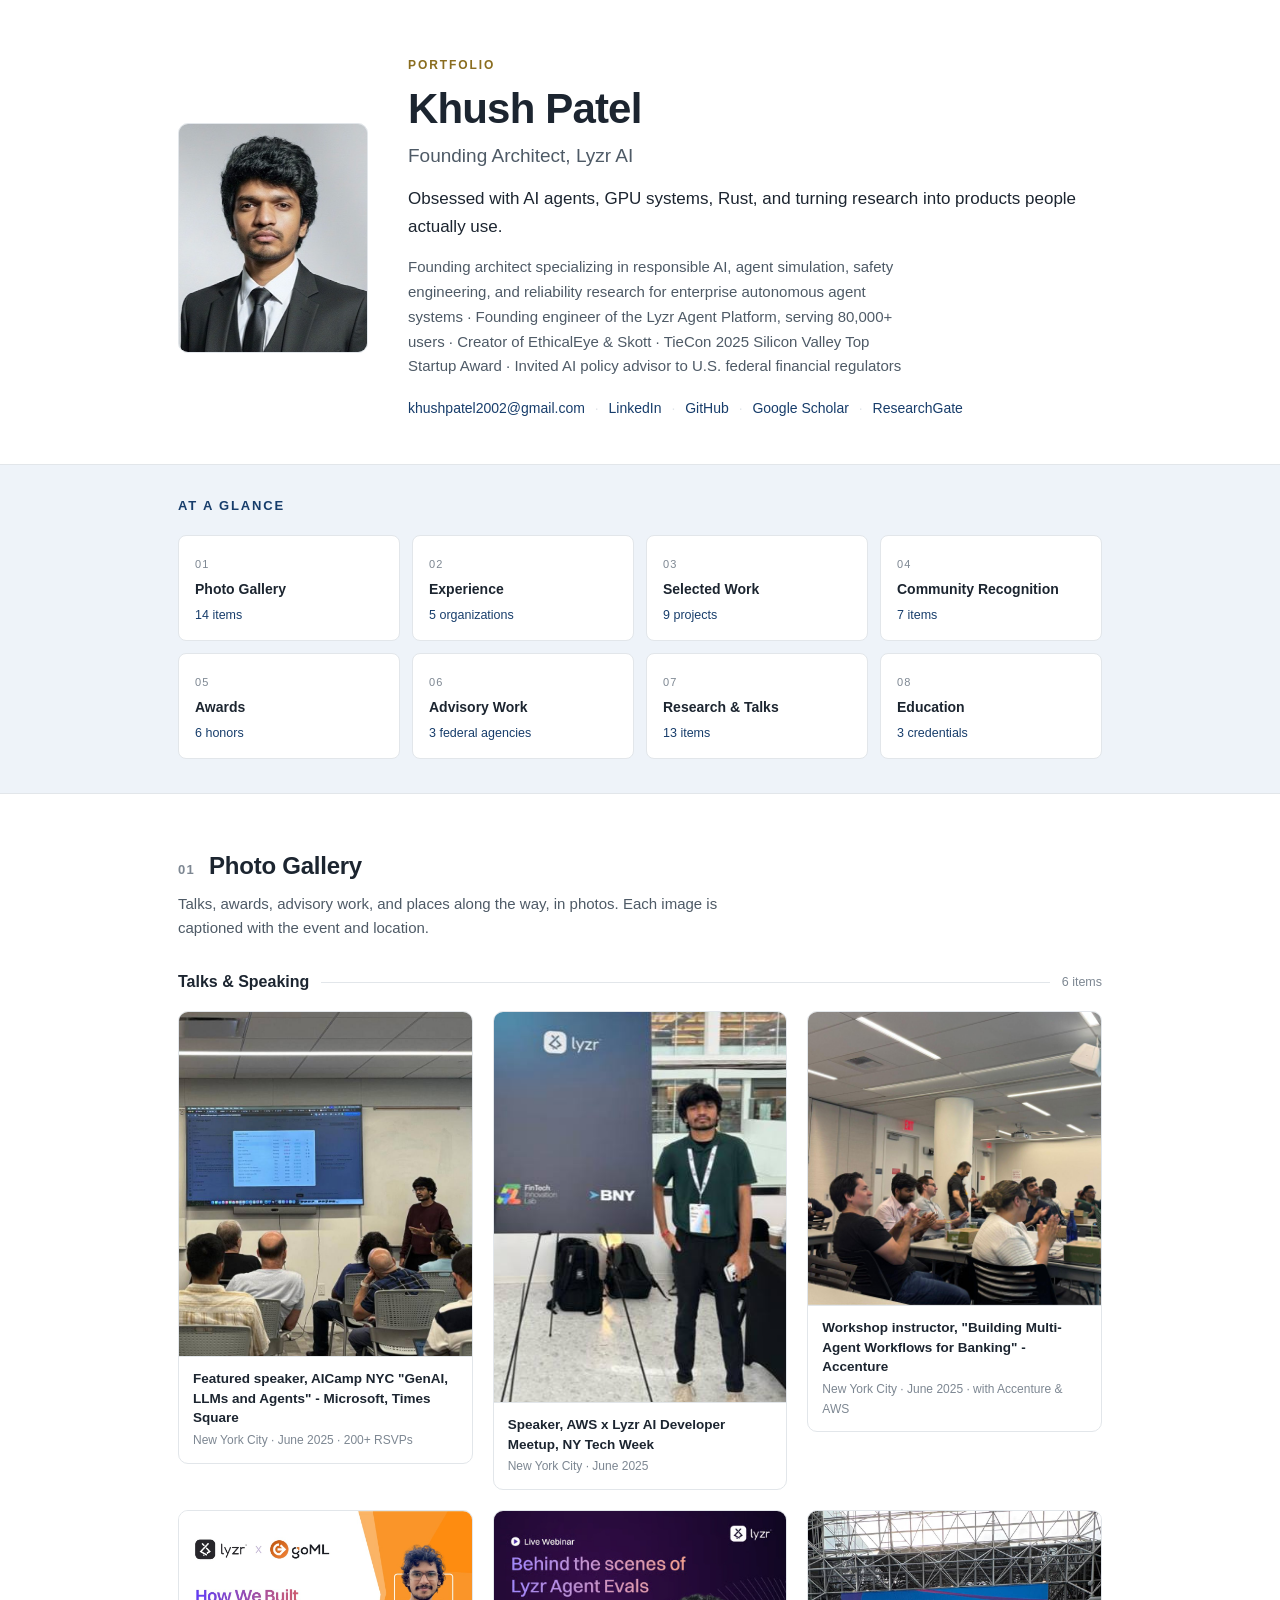
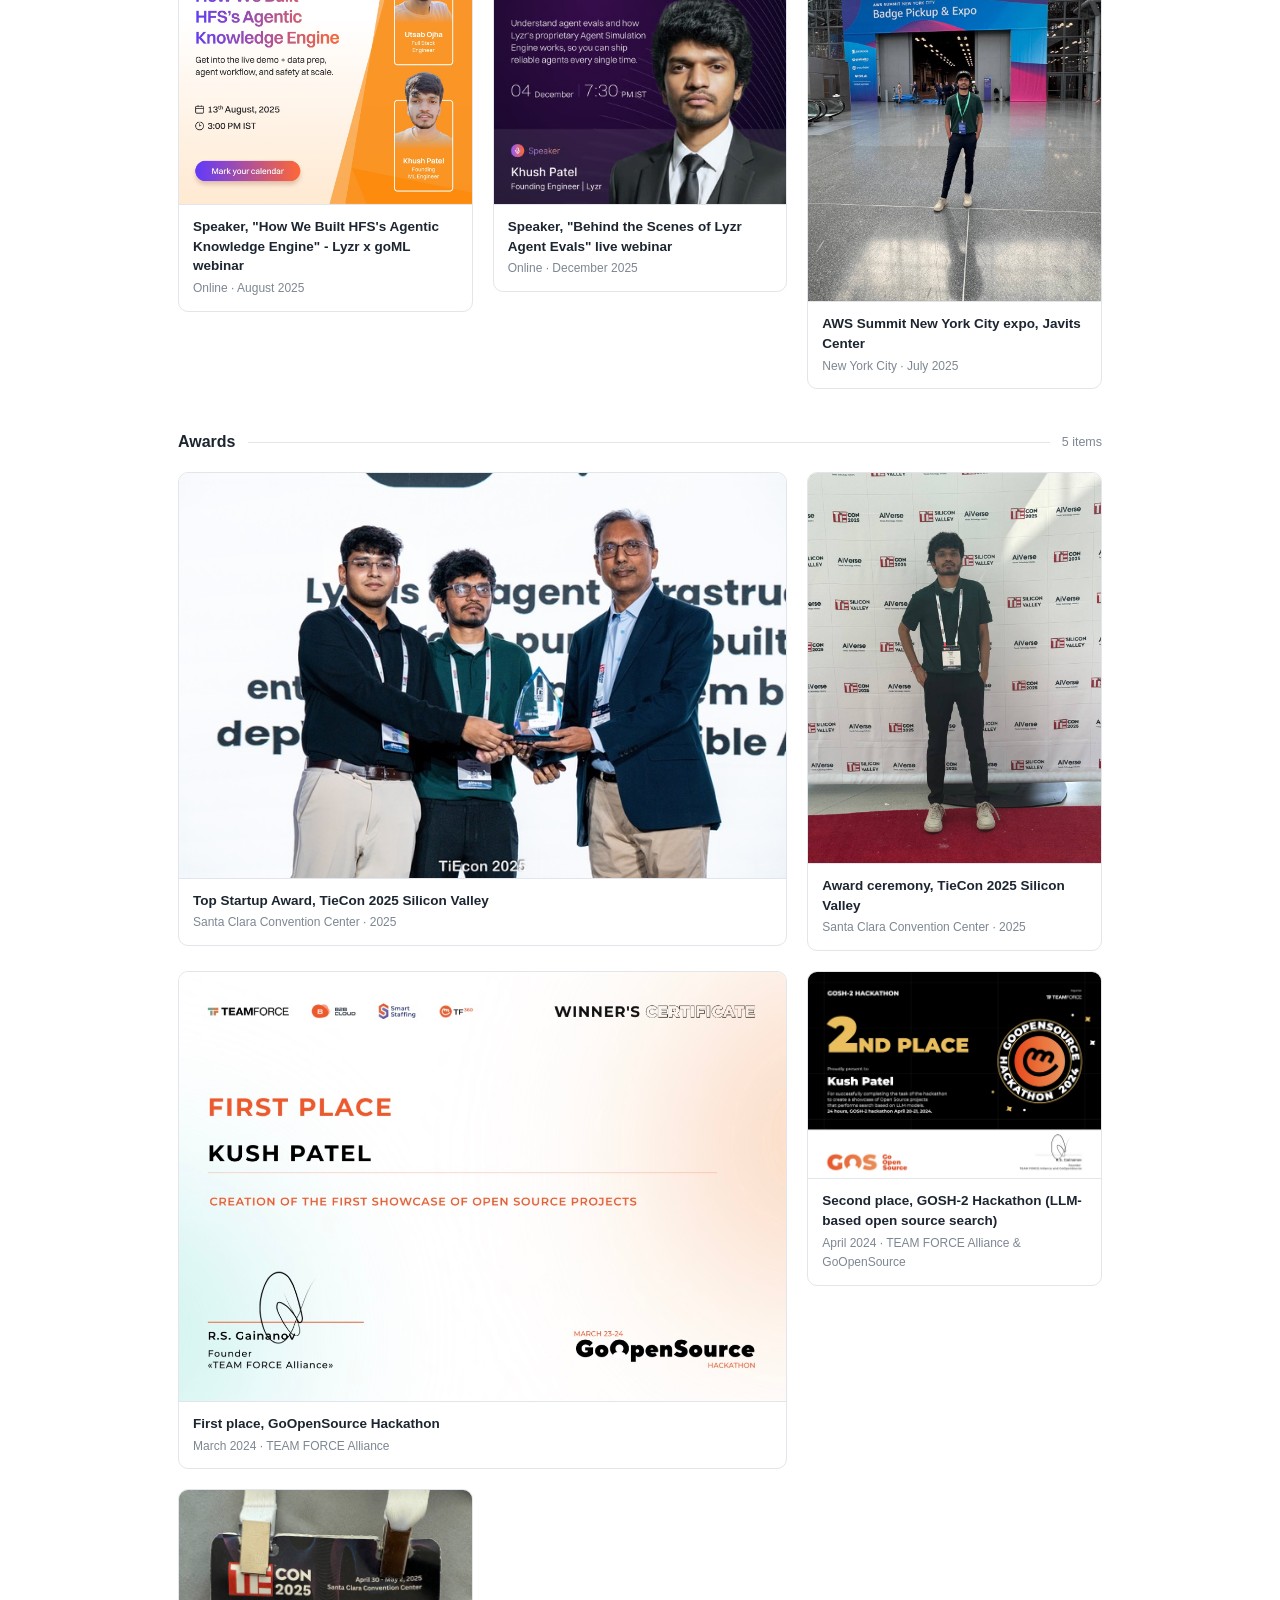
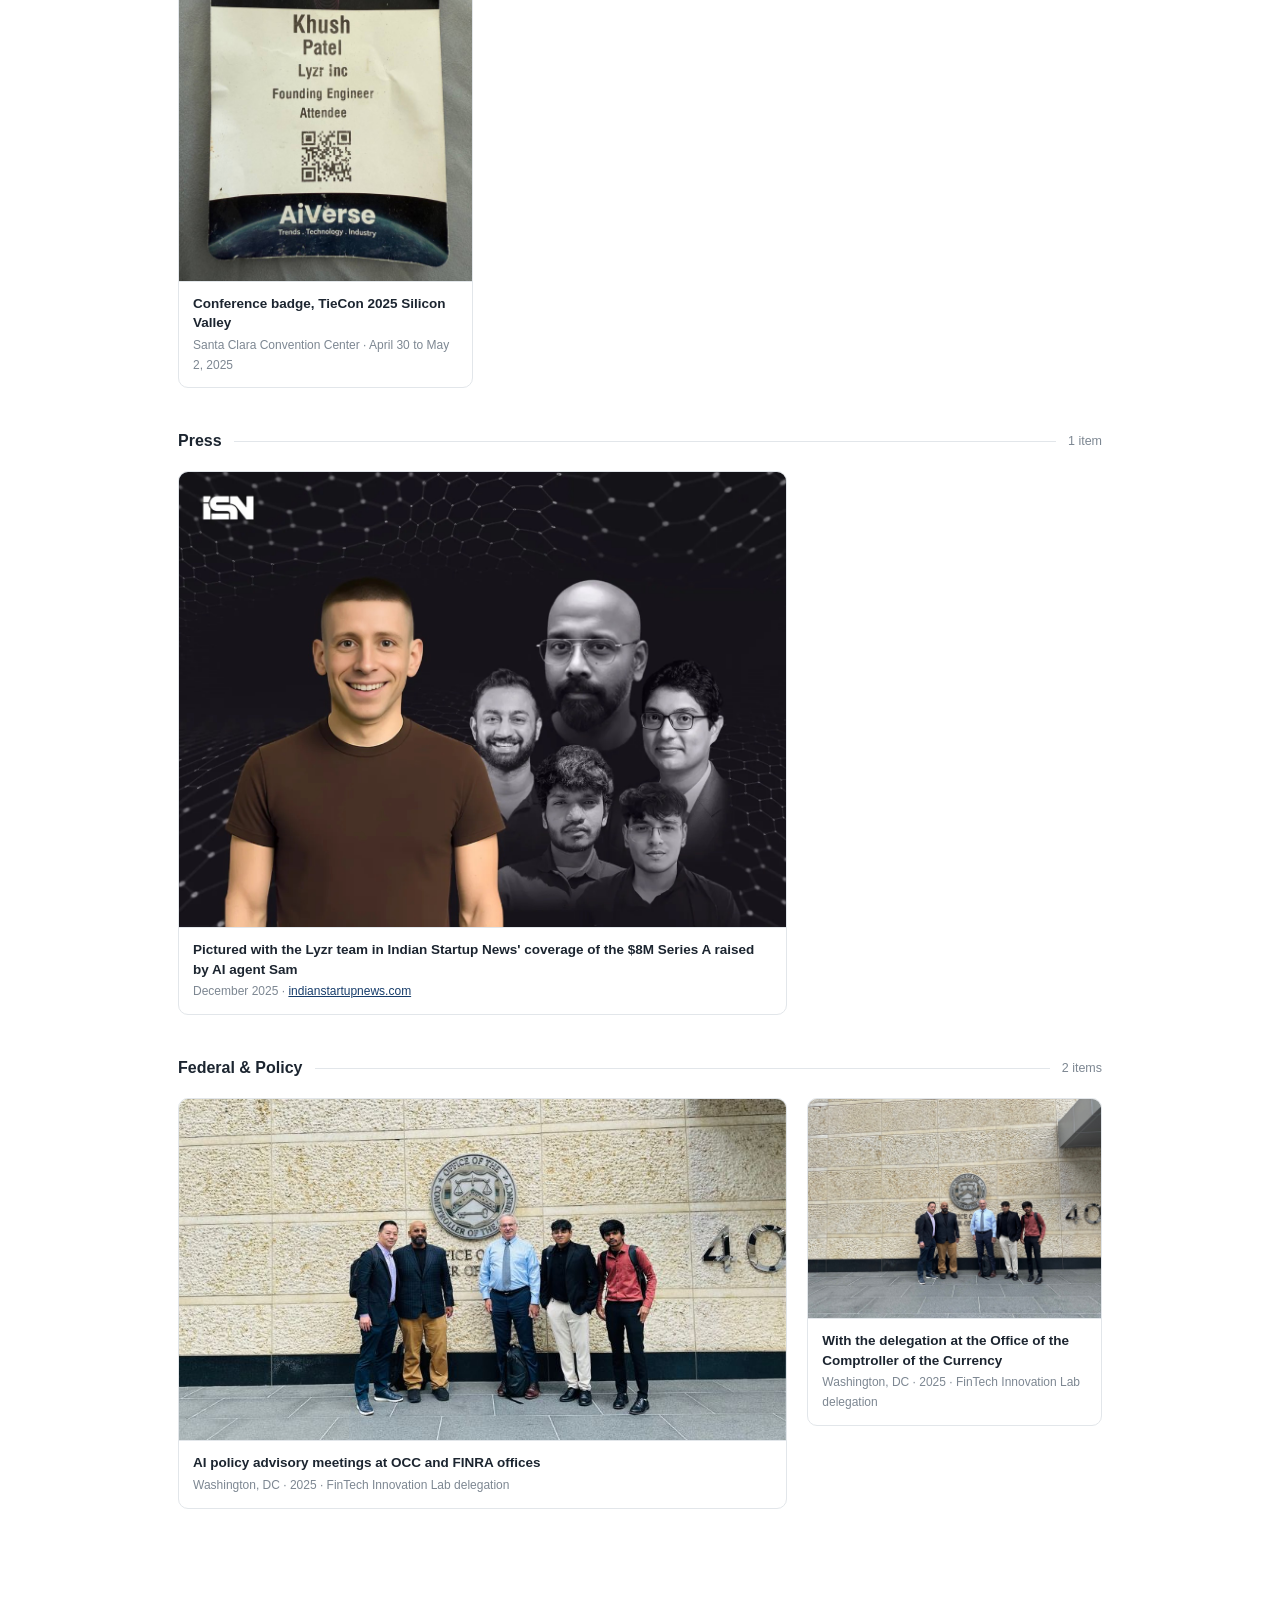
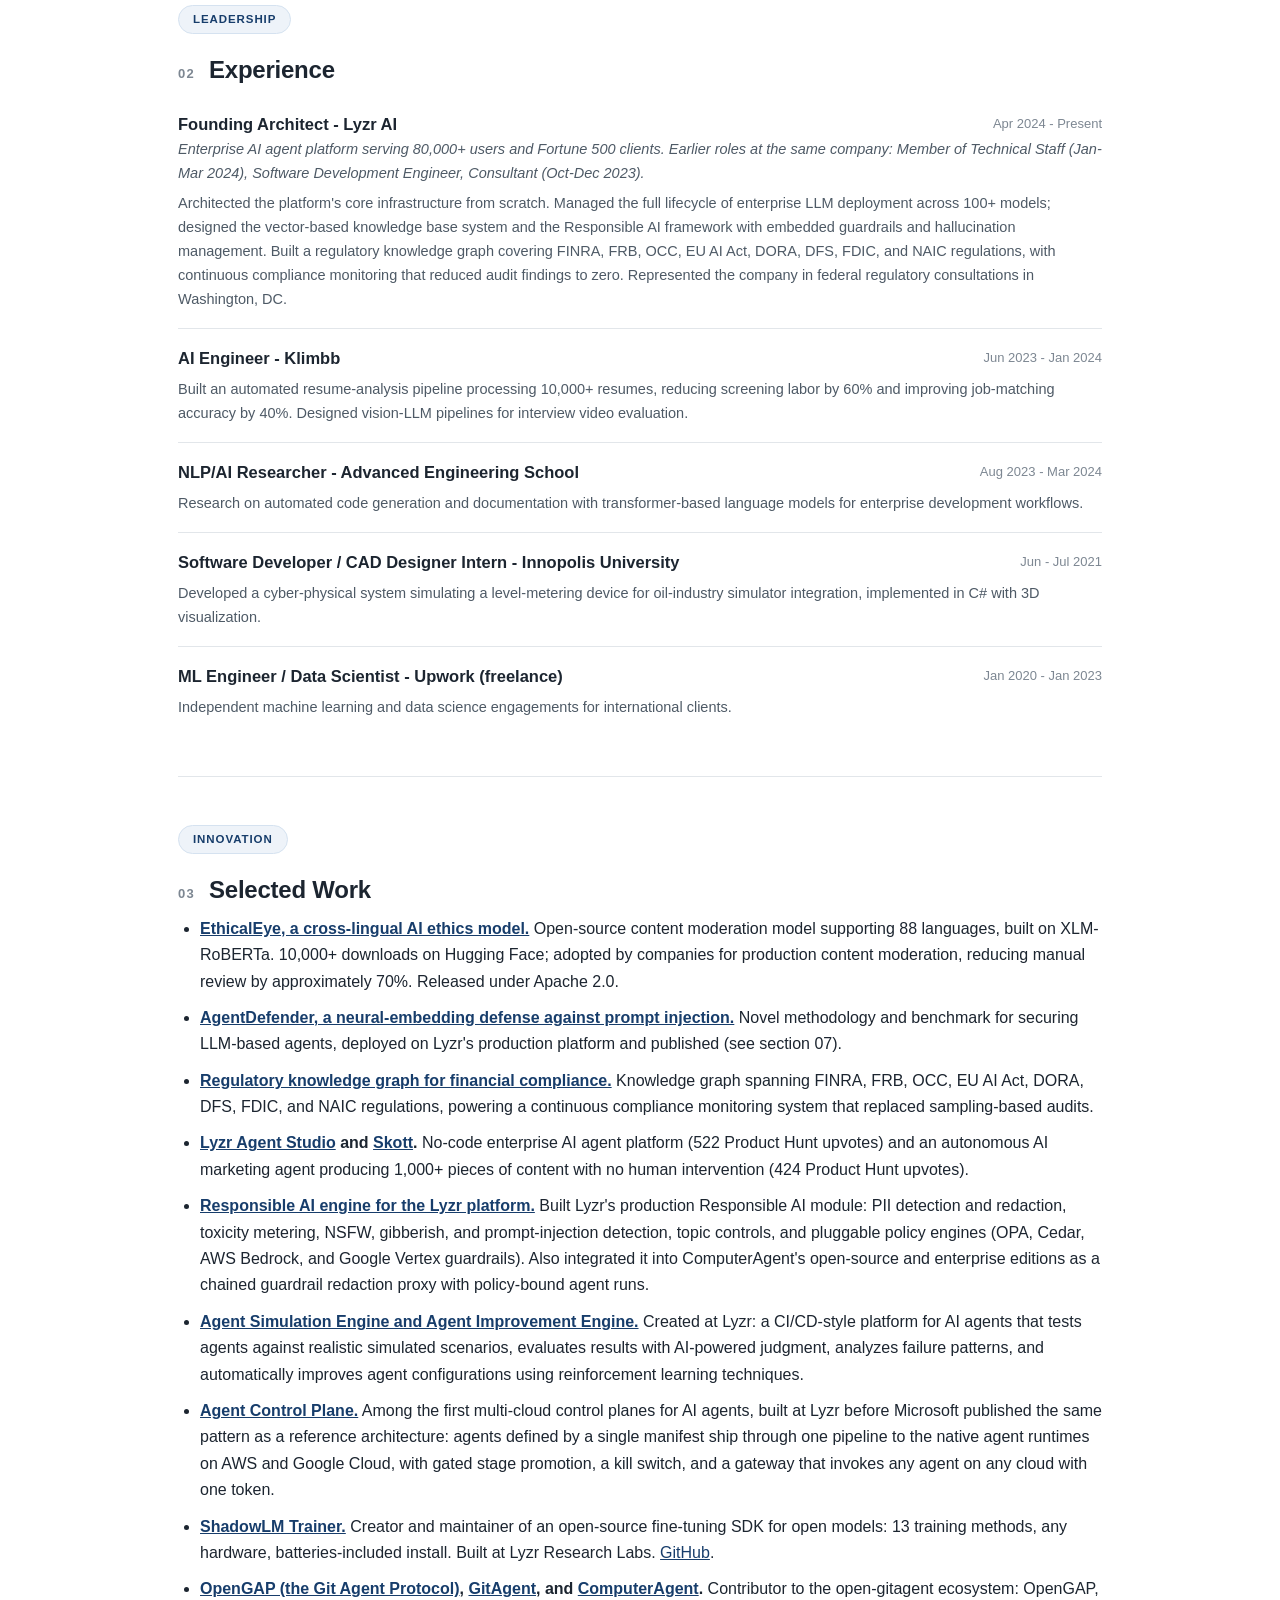
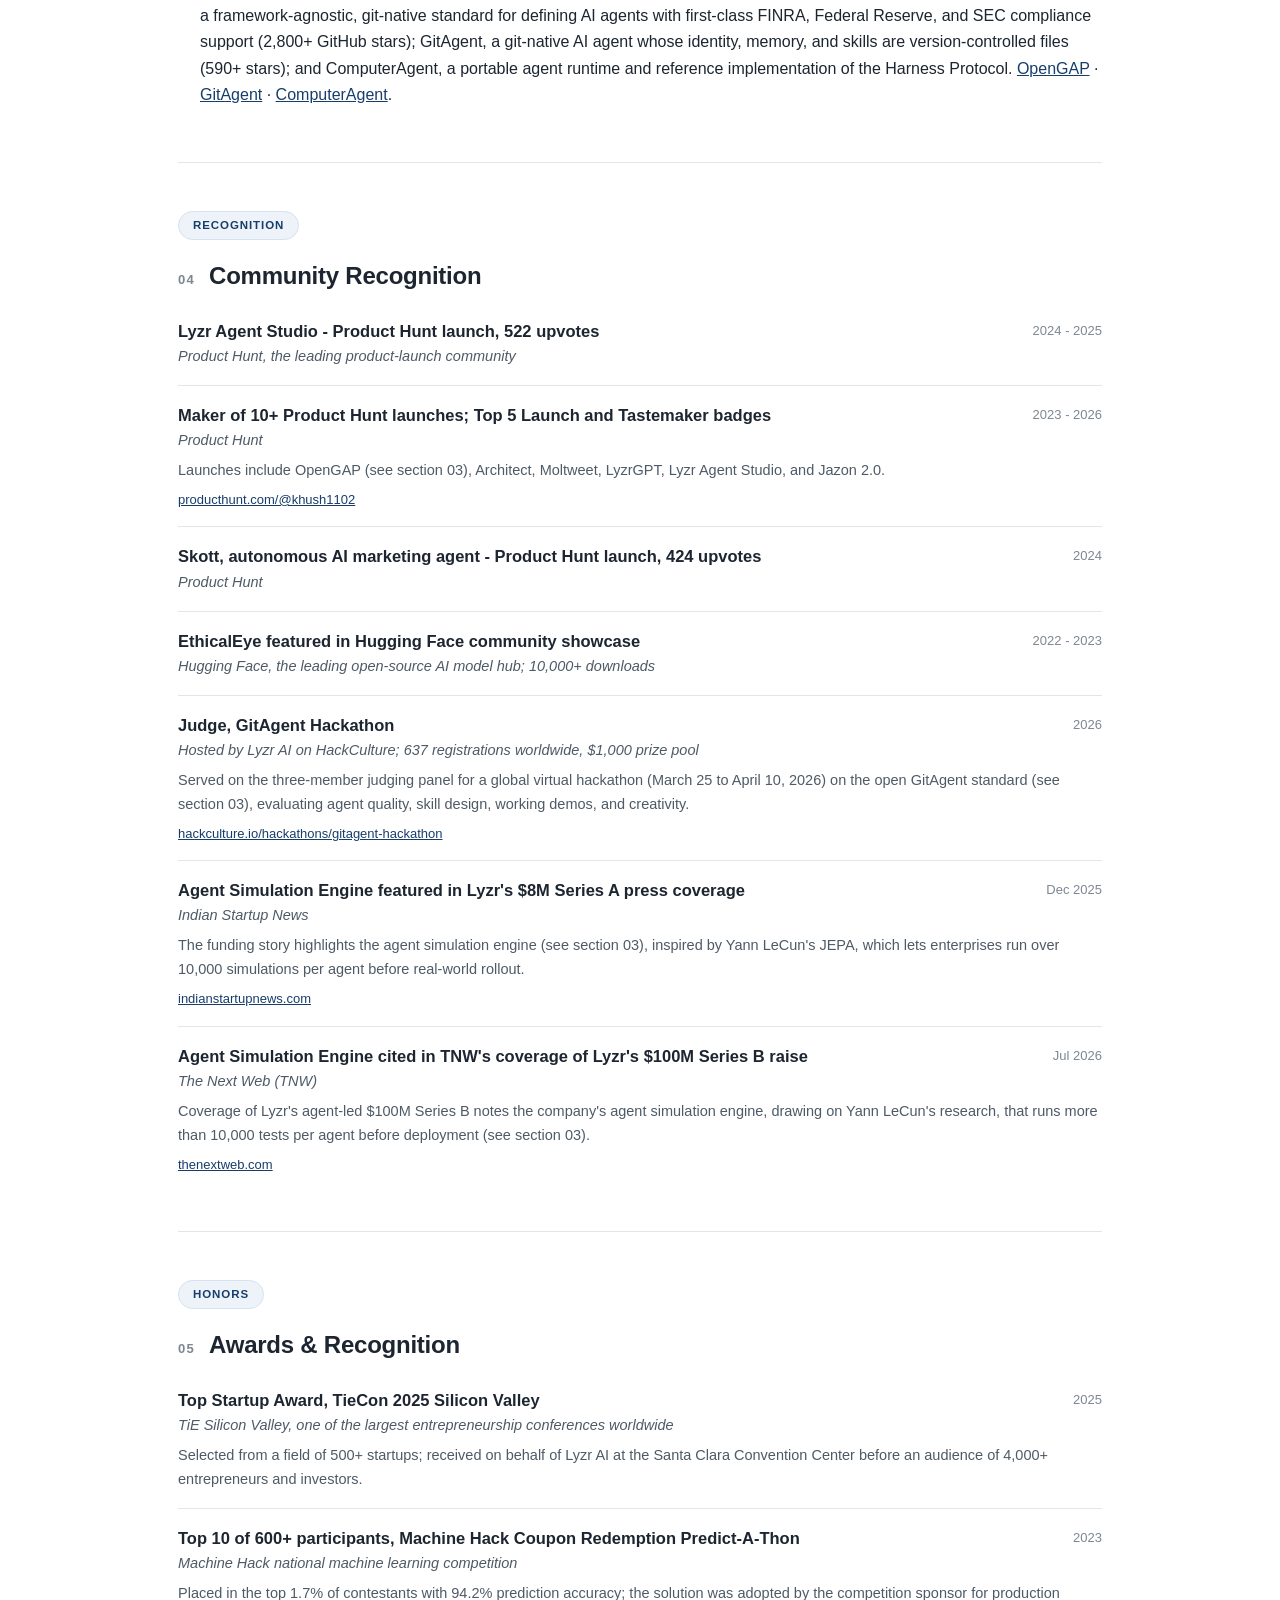
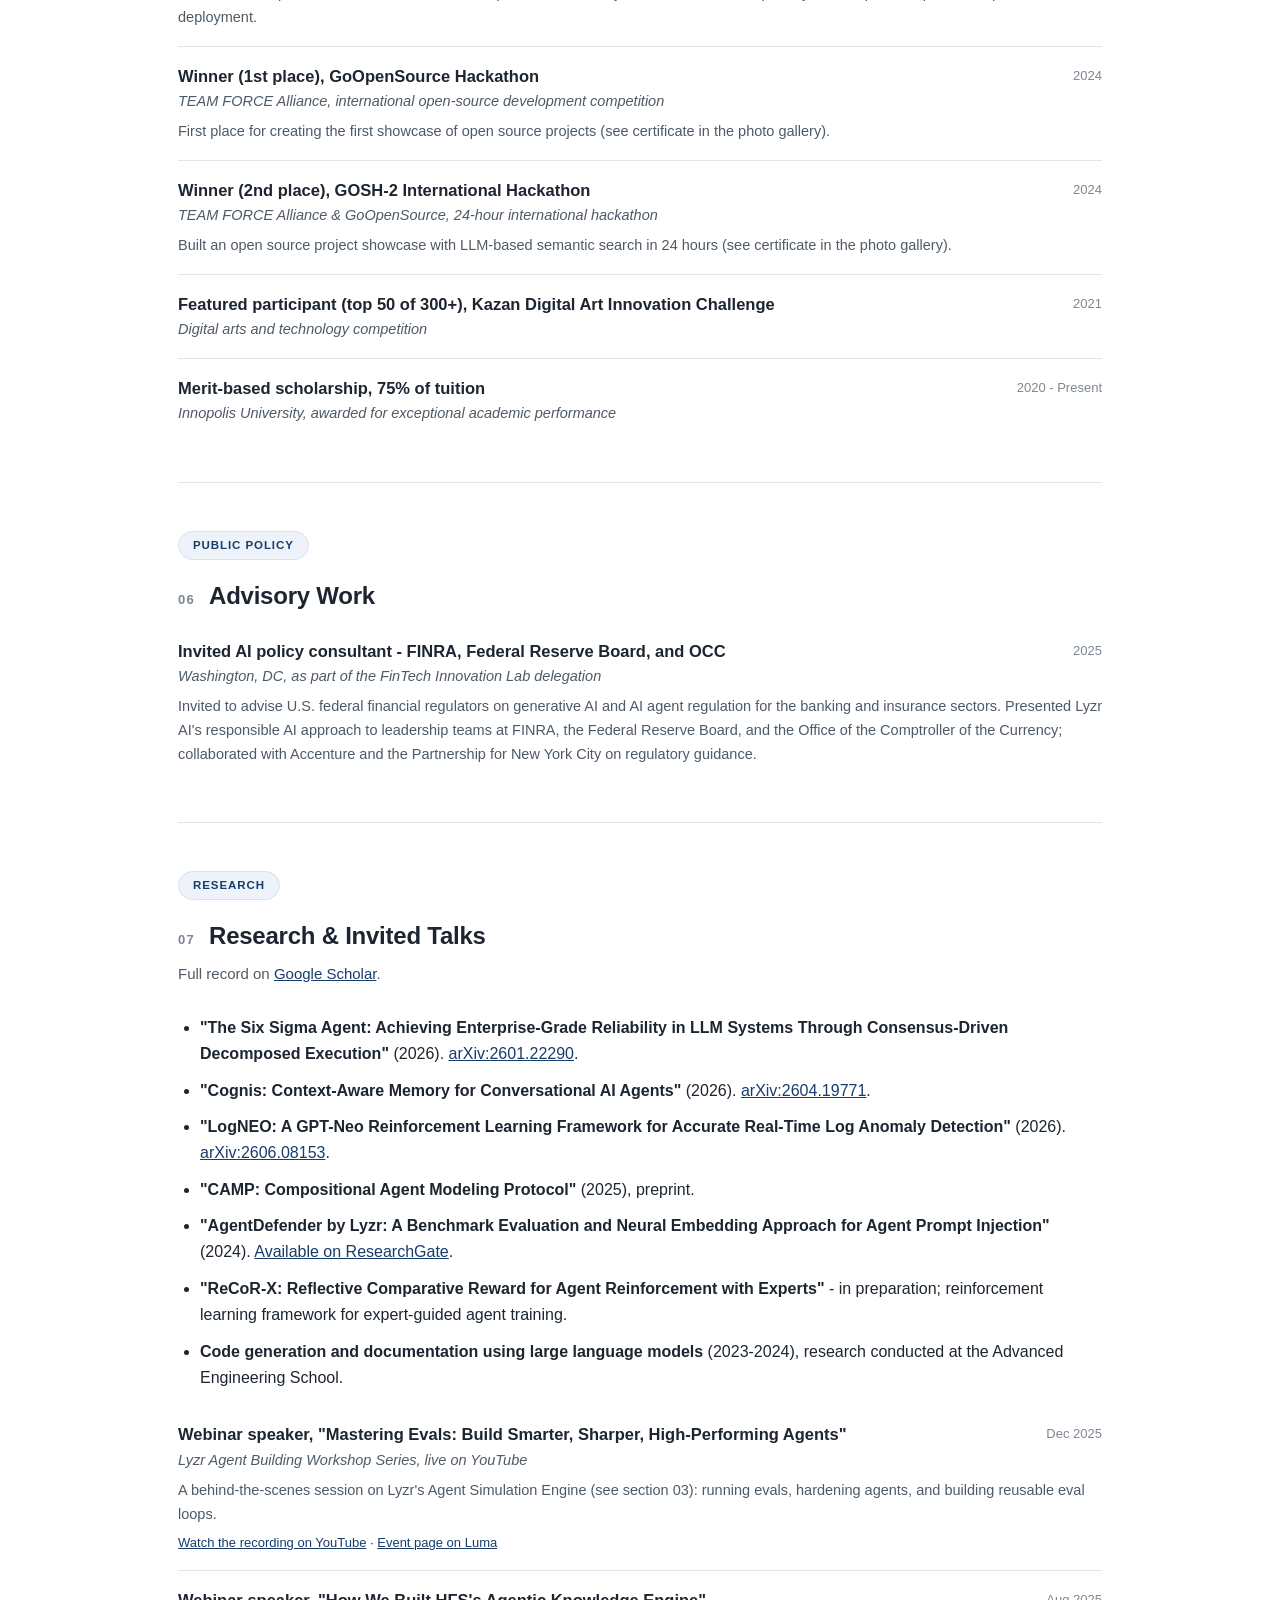
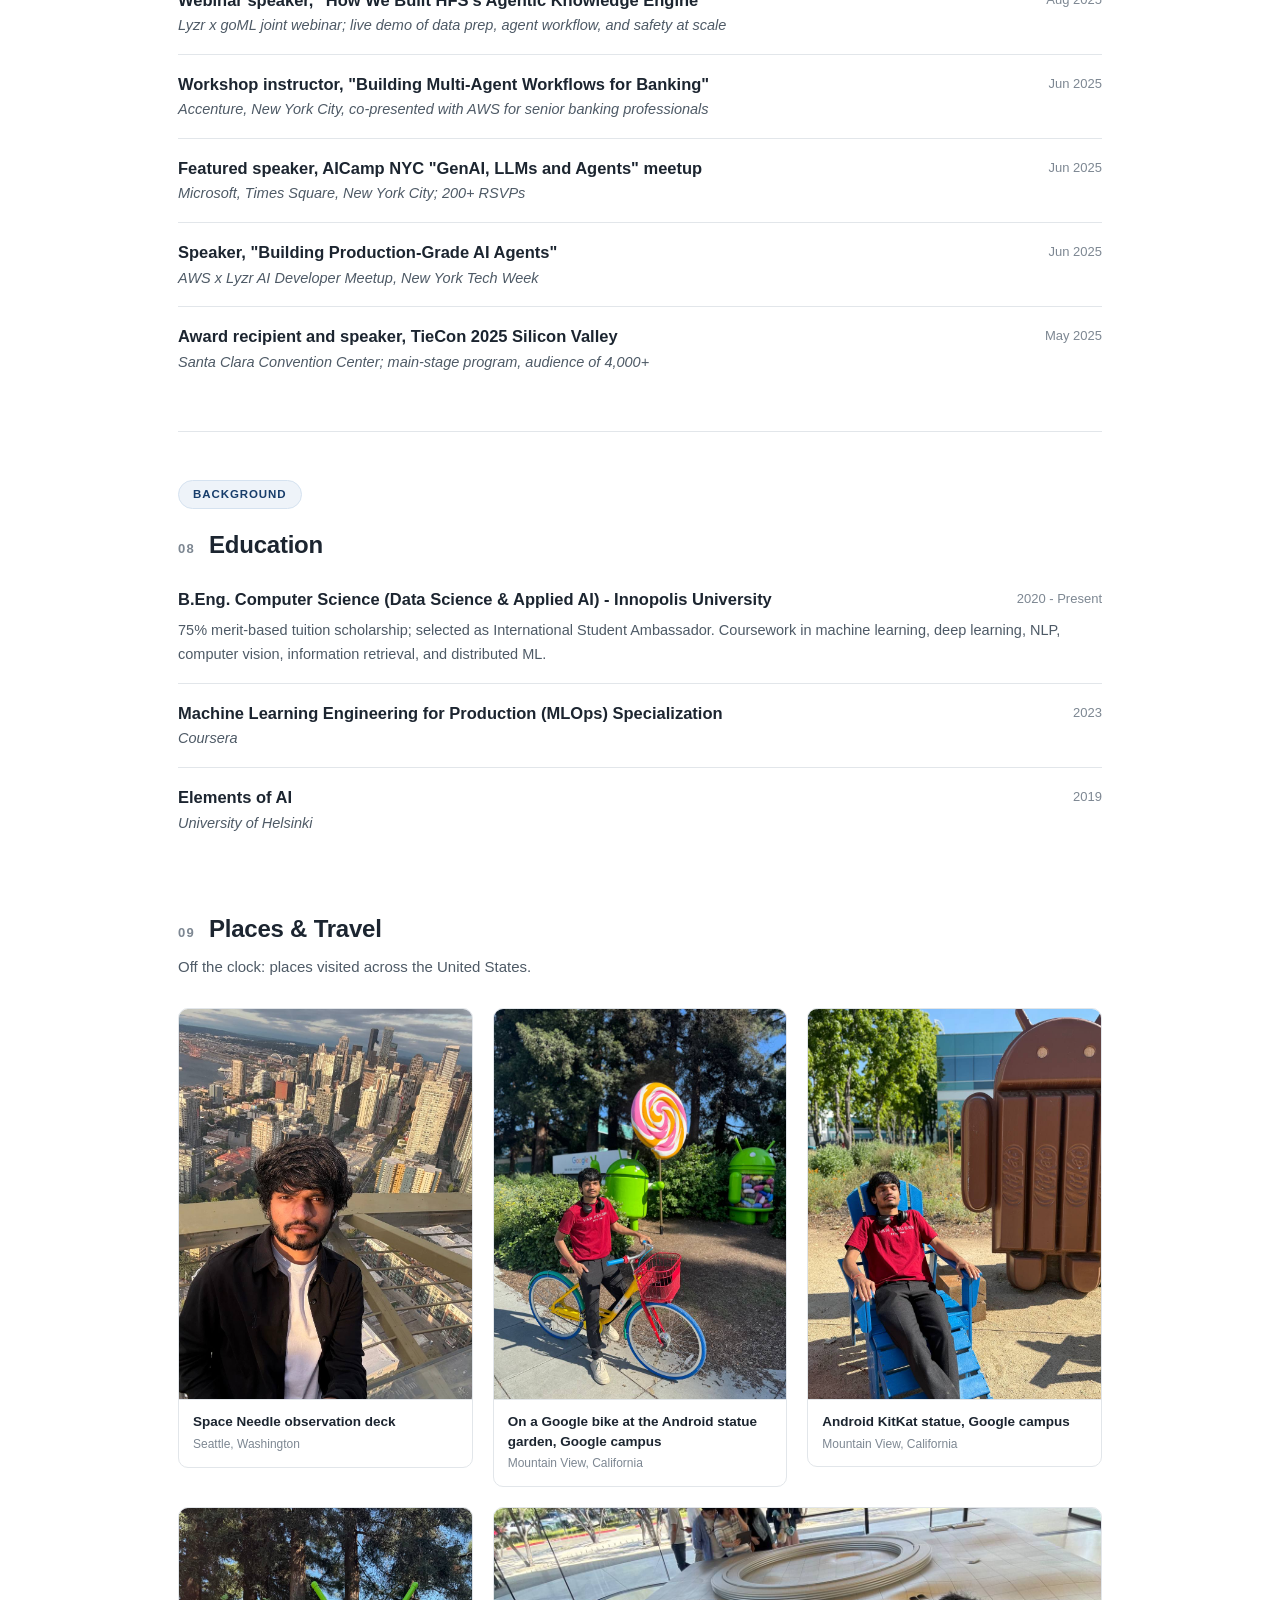
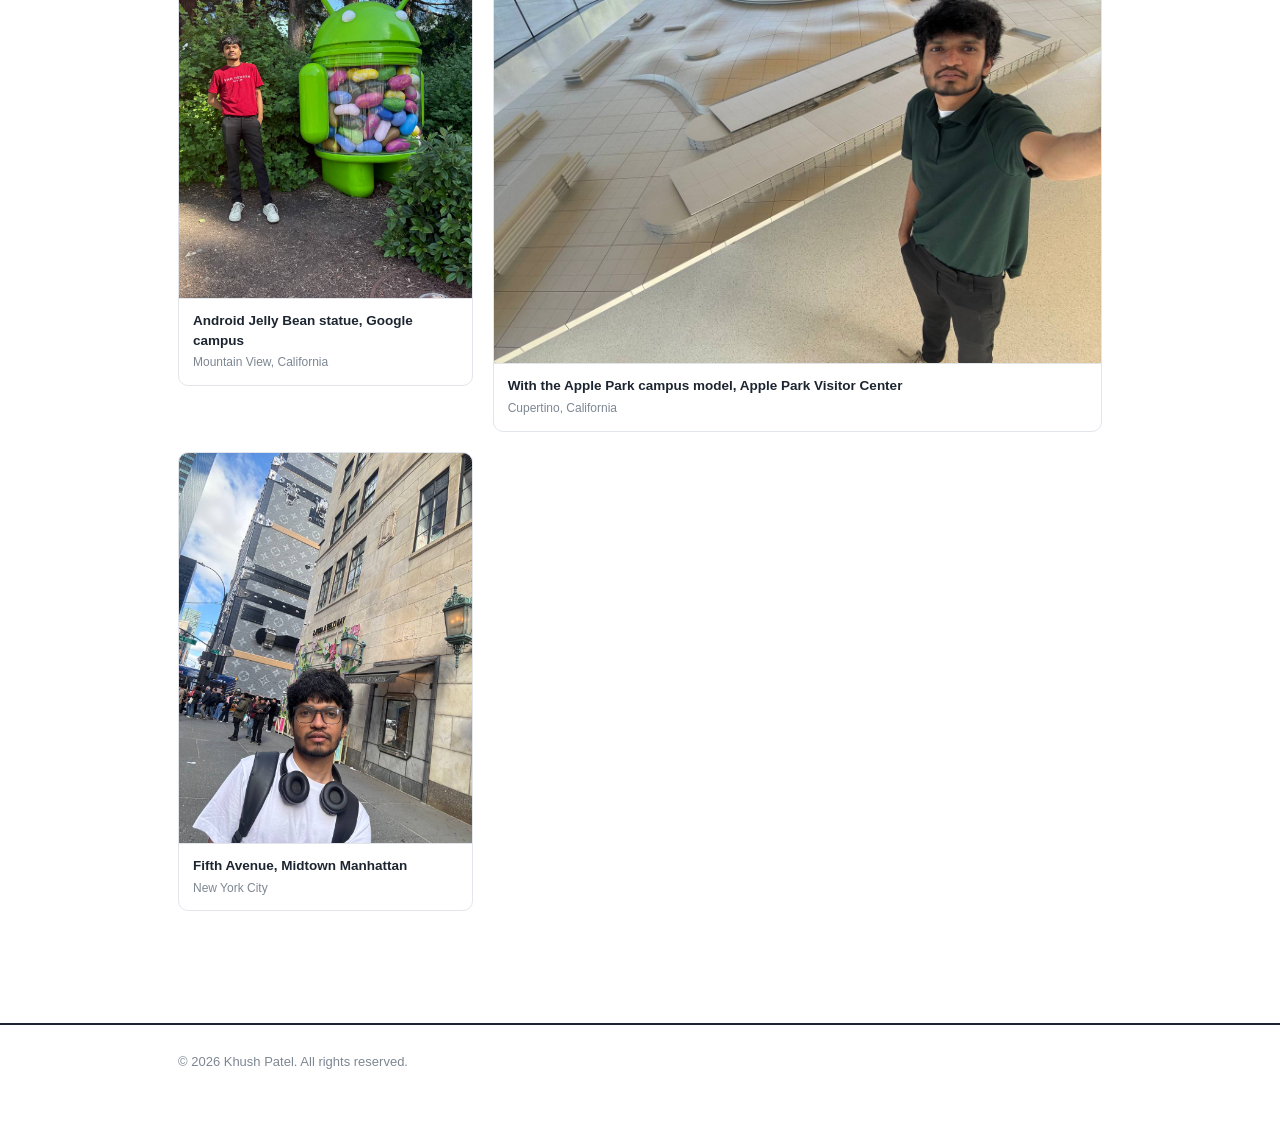
<file: index.html>
<!DOCTYPE html>
<html lang="en">
<head>
  <meta charset="UTF-8">
  <!-- Google Tag Manager -->
  <script>(function(w,d,s,l,i){w[l]=w[l]||[];w[l].push({'gtm.start':
  new Date().getTime(),event:'gtm.js'});var f=d.getElementsByTagName(s)[0],
  j=d.createElement(s),dl=l!='dataLayer'?'&l='+l:'';j.async=true;j.src=
  'https://www.googletagmanager.com/gtm.js?id='+i+dl;f.parentNode.insertBefore(j,f);
  })(window,document,'script','dataLayer','GTM-KSL8TTNW');</script>
  <!-- End Google Tag Manager -->
  <meta name="google-site-verification" content="T7NOsmkoZAfjxj6PrZEihN4OUilS_wV3Lu-nWcouKb0">
  <meta name="viewport" content="width=device-width, initial-scale=1.0">
  <title>Khush Patel | Founding Architect, Responsible AI &amp; Agent Simulation at Lyzr AI</title>
  <meta name="description" content="Khush Patel is Founding Architect at Lyzr AI with specialized knowledge in responsible AI, agent simulation, safety engineering, and reliability research for enterprise autonomous agent systems. Creator of the Agent Simulation Engine and Responsible AI engine; awards, research publications, and invited talks.">
  <meta name="keywords" content="Khush Patel, responsible AI, agent simulation, AI safety engineering, AI reliability research, autonomous agents, multi-agent systems, agent evaluation, Lyzr AI, founding architect">
  <meta name="author" content="Khush Patel">
  <link rel="canonical" href="https://patelkhush.com/">
  <link rel="icon" href="/favicon.svg" type="image/svg+xml">
  <link rel="icon" href="/favicon-32.png" sizes="32x32" type="image/png">
  <link rel="apple-touch-icon" href="/apple-touch-icon.png">
  <meta property="og:type" content="profile">
  <meta property="og:site_name" content="Khush Patel">
  <meta property="og:title" content="Khush Patel | Founding Architect, Responsible AI &amp; Agent Simulation at Lyzr AI">
  <meta property="og:description" content="Founding Architect at Lyzr AI specializing in responsible AI, agent simulation, safety engineering, and reliability research for enterprise autonomous agent systems.">
  <meta property="og:url" content="https://patelkhush.com/">
  <meta property="og:image" content="https://patelkhush.com/images/khush-patel-portrait.jpg">
  <meta name="twitter:card" content="summary_large_image">
  <meta name="twitter:title" content="Khush Patel | Founding Architect, Responsible AI &amp; Agent Simulation at Lyzr AI">
  <meta name="twitter:description" content="Founding Architect at Lyzr AI specializing in responsible AI, agent simulation, safety engineering, and reliability research for enterprise autonomous agent systems.">
  <meta name="twitter:image" content="https://patelkhush.com/images/khush-patel-portrait.jpg">
  <script type="application/ld+json">
  {
    "@context": "https://schema.org",
    "@type": "Person",
    "name": "Khush Patel",
    "url": "https://patelkhush.com/",
    "image": "https://patelkhush.com/images/khush-patel-portrait.jpg",
    "jobTitle": "Founding Architect, Responsible AI & Agent Simulation",
    "description": "Founding Architect at Lyzr AI with specialized knowledge in responsible AI, agent simulation, safety engineering, and reliability research for enterprise autonomous agent systems.",
    "worksFor": { "@type": "Organization", "name": "Lyzr AI", "url": "https://www.lyzr.ai/" },
    "alumniOf": { "@type": "CollegeOrUniversity", "name": "Innopolis University" },
    "email": "mailto:khushpatel2002@gmail.com",
    "knowsAbout": ["Responsible AI", "Agent Simulation", "AI Safety Engineering", "AI Reliability Research", "Agent Evaluation", "Multi-Agent Systems", "Autonomous Agents", "Large Language Models", "Artificial Intelligence", "Machine Learning"],
    "award": ["TieCon 2025 Silicon Valley Top Startup Award"],
    "sameAs": [
      "https://www.linkedin.com/in/khush-patel-kp/",
      "https://github.com/khushpatel2002",
      "https://scholar.google.com/citations?user=Sar3xlcAAAAJ",
      "https://www.producthunt.com/@khush1102"
    ]
  }
  </script>
  <link rel="stylesheet" href="style.css">
</head>
<body>
<!-- Google Tag Manager (noscript) -->
<noscript><iframe src="https://www.googletagmanager.com/ns.html?id=GTM-KSL8TTNW"
height="0" width="0" style="display:none;visibility:hidden"></iframe></noscript>
<!-- End Google Tag Manager (noscript) -->

<!-- ================= HEADER ================= -->
<header class="hero">
  <div class="wrap hero-grid">
    <div class="portrait">
      <img src="images/khush-patel-portrait.jpg" alt="Portrait of Khush Patel">
    </div>
    <div>
      <div class="kicker">Portfolio</div>
      <h1>Khush Patel</h1>
      <div class="role">Founding Architect, Lyzr AI</div>
      <p class="loveline">Obsessed with AI agents, GPU systems, Rust, and turning research into products people actually use.</p>
      <p class="summary">Founding architect specializing in responsible AI, agent simulation, safety engineering, and reliability research for enterprise autonomous agent systems &middot; Founding engineer of the Lyzr Agent Platform, serving 80,000+ users &middot; Creator of EthicalEye &amp; Skott &middot; TieCon 2025 Silicon Valley Top Startup Award &middot; Invited AI policy advisor to U.S. federal financial regulators</p>
      <div class="contact-line">
        <a href="mailto:khushpatel2002@gmail.com">khushpatel2002@gmail.com</a> <span>&middot;</span>
        <a href="https://www.linkedin.com/in/khush-patel-kp/">LinkedIn</a> <span>&middot;</span>
        <a href="https://github.com/khushpatel2002">GitHub</a> <span>&middot;</span>
        <a href="https://scholar.google.com/citations?user=Sar3xlcAAAAJ&amp;hl=en">Google Scholar</a> <span>&middot;</span>
        <a href="https://www.researchgate.net/publication/388554578_AgentDefender_by_Lyzr_A_Benchmark_Evaluation_and_Neural_Embedding_Approach_for_Agent_Prompt_Injection">ResearchGate</a>
      </div>
    </div>
  </div>
</header>

<!-- ================= EVIDENCE INDEX ================= -->
<div class="index">
  <div class="wrap">
    <h2>At a Glance</h2>
    <div class="index-grid">
      <a href="#gallery"><span class="num">01</span><span class="lbl">Photo Gallery</span><span class="cnt">14 items</span></a>
      <a href="#role"><span class="num">02</span><span class="lbl">Experience</span><span class="cnt">5 organizations</span></a>
      <a href="#contributions"><span class="num">03</span><span class="lbl">Selected Work</span><span class="cnt">9 projects</span></a>
      <a href="#press"><span class="num">04</span><span class="lbl">Community Recognition</span><span class="cnt">7 items</span></a>
      <a href="#awards"><span class="num">05</span><span class="lbl">Awards</span><span class="cnt">6 honors</span></a>
      <a href="#advisory"><span class="num">06</span><span class="lbl">Advisory Work</span><span class="cnt">3 federal agencies</span></a>
      <a href="#publications"><span class="num">07</span><span class="lbl">Research &amp; Talks</span><span class="cnt">13 items</span></a>
      <a href="#education"><span class="num">08</span><span class="lbl">Education</span><span class="cnt">3 credentials</span></a>
    </div>
  </div>
</div>

<main class="wrap">

  <!-- ================= GALLERY ================= -->
  <section class="gallery" id="gallery">
    <h2 class="sec"><span class="no">01</span> Photo Gallery</h2>
    <p class="sec-note">Talks, awards, advisory work, and places along the way, in photos. Each image is captioned with the event and location.</p>

    <div class="g-cat">
      <div class="g-cat-head"><h3>Talks &amp; Speaking</h3><span class="line"></span><span class="count">6 items</span></div>
      <div class="g-row">
        <figure class="ph">
          <div class="imgbox"><img src="images/khush-patel-speaking-aicamp-microsoft-nyc.jpg" alt="Khush Patel speaking at AICamp NYC, Microsoft Times Square" loading="lazy" decoding="async"></div>
          <figcaption>
            <div class="cap">Featured speaker, AICamp NYC "GenAI, LLMs and Agents" - Microsoft, Times Square</div>
            <div class="meta">New York City &middot; June 2025 &middot; 200+ RSVPs</div>
          </figcaption>
        </figure>
        <figure class="ph">
          <div class="imgbox"><img src="images/khush-patel-aws-lyzr-meetup-ny-tech-week.jpg" alt="Khush Patel at the AWS x Lyzr AI Developer Meetup during NY Tech Week" loading="lazy" decoding="async"></div>
          <figcaption>
            <div class="cap">Speaker, AWS x Lyzr AI Developer Meetup, NY Tech Week</div>
            <div class="meta">New York City &middot; June 2025</div>
          </figcaption>
        </figure>
        <figure class="ph">
          <div class="imgbox"><img src="images/khush-patel-accenture-banking-ai-workshop.jpg" alt="Khush Patel leading a banking AI workshop at Accenture NYC" loading="lazy" decoding="async"></div>
          <figcaption>
            <div class="cap">Workshop instructor, "Building Multi-Agent Workflows for Banking" - Accenture</div>
            <div class="meta">New York City &middot; June 2025 &middot; with Accenture &amp; AWS</div>
          </figcaption>
        </figure>
        <figure class="ph">
          <div class="imgbox"><img src="images/khush-patel-lyzr-goml-webinar-agentic-knowledge-engine.jpg" alt="Khush Patel, speaker on the Lyzr x goML webinar How We Built HFS's Agentic Knowledge Engine" loading="lazy" decoding="async"></div>
          <figcaption>
            <div class="cap">Speaker, "How We Built HFS's Agentic Knowledge Engine" - Lyzr x goML webinar</div>
            <div class="meta">Online &middot; August 2025</div>
          </figcaption>
        </figure>
        <figure class="ph">
          <div class="imgbox"><img src="images/khush-patel-lyzr-agent-evals-webinar.jpg" alt="Khush Patel, speaker on the Behind the Scenes of Lyzr Agent Evals live webinar" loading="lazy" decoding="async"></div>
          <figcaption>
            <div class="cap">Speaker, "Behind the Scenes of Lyzr Agent Evals" live webinar</div>
            <div class="meta">Online &middot; December 2025</div>
          </figcaption>
        </figure>
        <figure class="ph">
          <div class="imgbox"><img src="images/khush-patel-aws-summit-new-york-javits-center.jpg" alt="Khush Patel at the AWS Summit New York City expo, Javits Center" loading="lazy" decoding="async"></div>
          <figcaption>
            <div class="cap">AWS Summit New York City expo, Javits Center</div>
            <div class="meta">New York City &middot; July 2025</div>
          </figcaption>
        </figure>
      </div>
    </div>

    <div class="g-cat">
      <div class="g-cat-head"><h3>Awards</h3><span class="line"></span><span class="count">5 items</span></div>
      <div class="g-row">
        <figure class="ph wide">
          <div class="imgbox"><img src="images/khush-patel-tiecon-2025-top-startup-award.png" alt="Khush Patel receiving the TieCon 2025 Top Startup Award" loading="lazy" decoding="async"></div>
          <figcaption>
            <div class="cap">Top Startup Award, TieCon 2025 Silicon Valley</div>
            <div class="meta">Santa Clara Convention Center &middot; 2025</div>
          </figcaption>
        </figure>
        <figure class="ph">
          <div class="imgbox"><img src="images/khush-patel-tiecon-2025-ceremony.jpg" alt="Khush Patel at the TieCon 2025 award ceremony" loading="lazy" decoding="async"></div>
          <figcaption>
            <div class="cap">Award ceremony, TieCon 2025 Silicon Valley</div>
            <div class="meta">Santa Clara Convention Center &middot; 2025</div>
          </figcaption>
        </figure>
        <figure class="ph wide">
          <div class="imgbox"><img src="images/khush-patel-goopensource-hackathon-first-place.jpg" alt="Khush Patel first place winner's certificate, GoOpenSource Hackathon 2024" loading="lazy" decoding="async"></div>
          <figcaption>
            <div class="cap">First place, GoOpenSource Hackathon</div>
            <div class="meta">March 2024 &middot; TEAM FORCE Alliance</div>
          </figcaption>
        </figure>
        <figure class="ph">
          <div class="imgbox"><img src="images/khush-patel-gosh2-hackathon-second-place.jpg" alt="Khush Patel second place certificate, GOSH-2 Hackathon 2024" loading="lazy" decoding="async"></div>
          <figcaption>
            <div class="cap">Second place, GOSH-2 Hackathon (LLM-based open source search)</div>
            <div class="meta">April 2024 &middot; TEAM FORCE Alliance &amp; GoOpenSource</div>
          </figcaption>
        </figure>
        <figure class="ph">
          <div class="imgbox"><img src="images/khush-patel-tiecon-2025-badge.jpg" alt="Khush Patel's TieCon 2025 conference badge, Lyzr Inc Founding Engineer" loading="lazy" decoding="async"></div>
          <figcaption>
            <div class="cap">Conference badge, TieCon 2025 Silicon Valley</div>
            <div class="meta">Santa Clara Convention Center &middot; April 30 to May 2, 2025</div>
          </figcaption>
        </figure>
      </div>
    </div>

    <div class="g-cat">
      <div class="g-cat-head"><h3>Press</h3><span class="line"></span><span class="count">1 item</span></div>
      <div class="g-row">
        <figure class="ph wide">
          <div class="imgbox"><img src="images/khush-patel-lyzr-team-indian-startup-news-series-a.jpg" alt="Khush Patel pictured with the Lyzr AI team in Indian Startup News coverage of the $8M Series A" loading="lazy" decoding="async"></div>
          <figcaption>
            <div class="cap">Pictured with the Lyzr team in Indian Startup News' coverage of the $8M Series A raised by AI agent Sam</div>
            <div class="meta">December 2025 &middot; <a href="https://indianstartupnews.com/funding/no-pitch-decks-no-investor-calls-ai-agent-sam-raises-8-million-for-lyzr-ai-check-how-10609263">indianstartupnews.com</a></div>
          </figcaption>
        </figure>
      </div>
    </div>

    <div class="g-cat">
      <div class="g-cat-head"><h3>Federal &amp; Policy</h3><span class="line"></span><span class="count">2 items</span></div>
      <div class="g-row">
        <figure class="ph wide">
          <div class="imgbox"><img src="images/khush-patel-federal-ai-advisory-washington-dc.png" alt="Khush Patel with the AI policy advisory delegation at federal offices in Washington DC" loading="lazy" decoding="async"></div>
          <figcaption>
            <div class="cap">AI policy advisory meetings at OCC and FINRA offices</div>
            <div class="meta">Washington, DC &middot; 2025 &middot; FinTech Innovation Lab delegation</div>
          </figcaption>
        </figure>
        <figure class="ph">
          <div class="imgbox"><img src="images/khush-patel-occ-delegation-washington-dc.jpg" alt="Khush Patel with the delegation at the Office of the Comptroller of the Currency, Washington DC" loading="lazy" decoding="async"></div>
          <figcaption>
            <div class="cap">With the delegation at the Office of the Comptroller of the Currency</div>
            <div class="meta">Washington, DC &middot; 2025 &middot; FinTech Innovation Lab delegation</div>
          </figcaption>
        </figure>
      </div>
    </div>

  </section>

  <!-- ================= CRITICAL ROLES ================= -->
  <section class="doc" id="role">
    <span class="crit-tag">Leadership</span>
    <h2 class="sec"><span class="no">02</span> Experience</h2>
    <div class="entry">
      <div class="top">
        <span class="title">Founding Architect - Lyzr AI</span>
        <span class="date">Apr 2024 - Present</span>
      </div>
      <div class="org">Enterprise AI agent platform serving 80,000+ users and Fortune 500 clients. Earlier roles at the same company: Member of Technical Staff (Jan-Mar 2024), Software Development Engineer, Consultant (Oct-Dec 2023).</div>
      <div class="desc">Architected the platform's core infrastructure from scratch. Managed the full lifecycle of enterprise LLM deployment across 100+ models; designed the vector-based knowledge base system and the Responsible AI framework with embedded guardrails and hallucination management. Built a regulatory knowledge graph covering FINRA, FRB, OCC, EU AI Act, DORA, DFS, FDIC, and NAIC regulations, with continuous compliance monitoring that reduced audit findings to zero. Represented the company in federal regulatory consultations in Washington, DC.</div>
    </div>
    <div class="entry">
      <div class="top">
        <span class="title">AI Engineer - Klimbb</span>
        <span class="date">Jun 2023 - Jan 2024</span>
      </div>
      <div class="desc">Built an automated resume-analysis pipeline processing 10,000+ resumes, reducing screening labor by 60% and improving job-matching accuracy by 40%. Designed vision-LLM pipelines for interview video evaluation.</div>
    </div>
    <div class="entry">
      <div class="top">
        <span class="title">NLP/AI Researcher - Advanced Engineering School</span>
        <span class="date">Aug 2023 - Mar 2024</span>
      </div>
      <div class="desc">Research on automated code generation and documentation with transformer-based language models for enterprise development workflows.</div>
    </div>
    <div class="entry">
      <div class="top">
        <span class="title">Software Developer / CAD Designer Intern - Innopolis University</span>
        <span class="date">Jun - Jul 2021</span>
      </div>
      <div class="desc">Developed a cyber-physical system simulating a level-metering device for oil-industry simulator integration, implemented in C# with 3D visualization.</div>
    </div>
    <div class="entry">
      <div class="top">
        <span class="title">ML Engineer / Data Scientist - Upwork (freelance)</span>
        <span class="date">Jan 2020 - Jan 2023</span>
      </div>
      <div class="desc">Independent machine learning and data science engagements for international clients.</div>
    </div>
  </section>

  <!-- ================= CONTRIBUTIONS ================= -->
  <section class="doc" id="contributions">
    <span class="crit-tag">Innovation</span>
    <h2 class="sec"><span class="no">03</span> Selected Work</h2>
    <ul class="std">
      <li><strong><a href="/ethicaleye/">EthicalEye, a cross-lingual AI ethics model.</a></strong> Open-source content moderation model supporting 88 languages, built on XLM-RoBERTa. 10,000+ downloads on Hugging Face; adopted by companies for production content moderation, reducing manual review by approximately 70%. Released under Apache 2.0.</li>
      <li><strong><a href="/agentdefender/">AgentDefender, a neural-embedding defense against prompt injection.</a></strong> Novel methodology and benchmark for securing LLM-based agents, deployed on Lyzr's production platform and published (see section 07).</li>
      <li><strong><a href="/regulatory-knowledge-graph/">Regulatory knowledge graph for financial compliance.</a></strong> Knowledge graph spanning FINRA, FRB, OCC, EU AI Act, DORA, DFS, FDIC, and NAIC regulations, powering a continuous compliance monitoring system that replaced sampling-based audits.</li>
      <li><strong><a href="/lyzr-agent-studio/">Lyzr Agent Studio</a> and <a href="/skott/">Skott</a>.</strong> No-code enterprise AI agent platform (522 Product Hunt upvotes) and an autonomous AI marketing agent producing 1,000+ pieces of content with no human intervention (424 Product Hunt upvotes).</li>
      <li><strong><a href="/responsible-ai-engine/">Responsible AI engine for the Lyzr platform.</a></strong> Built Lyzr's production Responsible AI module: PII detection and redaction, toxicity metering, NSFW, gibberish, and prompt-injection detection, topic controls, and pluggable policy engines (OPA, Cedar, AWS Bedrock, and Google Vertex guardrails). Also integrated it into ComputerAgent's open-source and enterprise editions as a chained guardrail redaction proxy with policy-bound agent runs.</li>
      <li><strong><a href="/agent-simulation-engine/">Agent Simulation Engine and Agent Improvement Engine.</a></strong> Created at Lyzr: a CI/CD-style platform for AI agents that tests agents against realistic simulated scenarios, evaluates results with AI-powered judgment, analyzes failure patterns, and automatically improves agent configurations using reinforcement learning techniques.</li>
      <li><strong><a href="/control-plane/">Agent Control Plane.</a></strong> Among the first multi-cloud control planes for AI agents, built at Lyzr before Microsoft published the same pattern as a reference architecture: agents defined by a single manifest ship through one pipeline to the native agent runtimes on AWS and Google Cloud, with gated stage promotion, a kill switch, and a gateway that invokes any agent on any cloud with one token.</li>
      <li><strong><a href="/shadowlm/">ShadowLM Trainer.</a></strong> Creator and maintainer of an open-source fine-tuning SDK for open models: 13 training methods, any hardware, batteries-included install. Built at Lyzr Research Labs. <a href="https://github.com/open-gitagent/shadowLM">GitHub</a>.</li>
      <li><strong><a href="/opengap/">OpenGAP (the Git Agent Protocol)</a>, <a href="/gitagent/">GitAgent</a>, and <a href="/computeragent/">ComputerAgent</a>.</strong> Contributor to the open-gitagent ecosystem: OpenGAP, a framework-agnostic, git-native standard for defining AI agents with first-class FINRA, Federal Reserve, and SEC compliance support (2,800+ GitHub stars); GitAgent, a git-native AI agent whose identity, memory, and skills are version-controlled files (590+ stars); and ComputerAgent, a portable agent runtime and reference implementation of the Harness Protocol. <a href="https://github.com/open-gitagent/opengap">OpenGAP</a> &middot; <a href="https://github.com/open-gitagent/gitagent">GitAgent</a> &middot; <a href="https://github.com/open-gitagent/ComputerAgent">ComputerAgent</a>.</li>
    </ul>
  </section>

  <!-- ================= COMMUNITY RECOGNITION ================= -->
  <section class="doc" id="press">
    <span class="crit-tag">Recognition</span>
    <h2 class="sec"><span class="no">04</span> Community Recognition</h2>
    <div class="entry">
      <div class="top">
        <span class="title">Lyzr Agent Studio - Product Hunt launch, 522 upvotes</span>
        <span class="date">2024 - 2025</span>
      </div>
      <div class="org">Product Hunt, the leading product-launch community</div>
    </div>
    <div class="entry">
      <div class="top">
        <span class="title">Maker of 10+ Product Hunt launches; Top 5 Launch and Tastemaker badges</span>
        <span class="date">2023 - 2026</span>
      </div>
      <div class="org">Product Hunt</div>
      <div class="desc">Launches include OpenGAP (see section 03), Architect, Moltweet, LyzrGPT, Lyzr Agent Studio, and Jazon 2.0.</div>
      <div class="src"><a href="https://www.producthunt.com/@khush1102">producthunt.com/@khush1102</a></div>
    </div>
    <div class="entry">
      <div class="top">
        <span class="title">Skott, autonomous AI marketing agent - Product Hunt launch, 424 upvotes</span>
        <span class="date">2024</span>
      </div>
      <div class="org">Product Hunt</div>
    </div>
    <div class="entry">
      <div class="top">
        <span class="title">EthicalEye featured in Hugging Face community showcase</span>
        <span class="date">2022 - 2023</span>
      </div>
      <div class="org">Hugging Face, the leading open-source AI model hub; 10,000+ downloads</div>
    </div>
    <div class="entry">
      <div class="top">
        <span class="title">Judge, GitAgent Hackathon</span>
        <span class="date">2026</span>
      </div>
      <div class="org">Hosted by Lyzr AI on HackCulture; 637 registrations worldwide, $1,000 prize pool</div>
      <div class="desc">Served on the three-member judging panel for a global virtual hackathon (March 25 to April 10, 2026) on the open GitAgent standard (see section 03), evaluating agent quality, skill design, working demos, and creativity.</div>
      <div class="src"><a href="https://hackculture.io/hackathons/gitagent-hackathon">hackculture.io/hackathons/gitagent-hackathon</a></div>
    </div>
    <div class="entry">
      <div class="top">
        <span class="title">Agent Simulation Engine featured in Lyzr's $8M Series A press coverage</span>
        <span class="date">Dec 2025</span>
      </div>
      <div class="org">Indian Startup News</div>
      <div class="desc">The funding story highlights the agent simulation engine (see section 03), inspired by Yann LeCun's JEPA, which lets enterprises run over 10,000 simulations per agent before real-world rollout.</div>
      <div class="src"><a href="https://indianstartupnews.com/funding/no-pitch-decks-no-investor-calls-ai-agent-sam-raises-8-million-for-lyzr-ai-check-how-10609263">indianstartupnews.com</a></div>
    </div>
    <div class="entry">
      <div class="top">
        <span class="title">Agent Simulation Engine cited in TNW's coverage of Lyzr's $100M Series B raise</span>
        <span class="date">Jul 2026</span>
      </div>
      <div class="org">The Next Web (TNW)</div>
      <div class="desc">Coverage of Lyzr's agent-led $100M Series B notes the company's agent simulation engine, drawing on Yann LeCun's research, that runs more than 10,000 tests per agent before deployment (see section 03).</div>
      <div class="src"><a href="https://thenextweb.com/news/lyzr-ai-agent-100-million-series-b">thenextweb.com</a></div>
    </div>
  </section>

  <!-- ================= AWARDS ================= -->
  <section class="doc" id="awards">
    <span class="crit-tag">Honors</span>
    <h2 class="sec"><span class="no">05</span> Awards &amp; Recognition</h2>
    <div class="entry">
      <div class="top">
        <span class="title">Top Startup Award, TieCon 2025 Silicon Valley</span>
        <span class="date">2025</span>
      </div>
      <div class="org">TiE Silicon Valley, one of the largest entrepreneurship conferences worldwide</div>
      <div class="desc">Selected from a field of 500+ startups; received on behalf of Lyzr AI at the Santa Clara Convention Center before an audience of 4,000+ entrepreneurs and investors.</div>
    </div>
    <div class="entry">
      <div class="top">
        <span class="title">Top 10 of 600+ participants, Machine Hack Coupon Redemption Predict-A-Thon</span>
        <span class="date">2023</span>
      </div>
      <div class="org">Machine Hack national machine learning competition</div>
      <div class="desc">Placed in the top 1.7% of contestants with 94.2% prediction accuracy; the solution was adopted by the competition sponsor for production deployment.</div>
    </div>
    <div class="entry">
      <div class="top">
        <span class="title">Winner (1st place), GoOpenSource Hackathon</span>
        <span class="date">2024</span>
      </div>
      <div class="org">TEAM FORCE Alliance, international open-source development competition</div>
      <div class="desc">First place for creating the first showcase of open source projects (see certificate in the photo gallery).</div>
    </div>
    <div class="entry">
      <div class="top">
        <span class="title">Winner (2nd place), GOSH-2 International Hackathon</span>
        <span class="date">2024</span>
      </div>
      <div class="org">TEAM FORCE Alliance &amp; GoOpenSource, 24-hour international hackathon</div>
      <div class="desc">Built an open source project showcase with LLM-based semantic search in 24 hours (see certificate in the photo gallery).</div>
    </div>
    <div class="entry">
      <div class="top">
        <span class="title">Featured participant (top 50 of 300+), Kazan Digital Art Innovation Challenge</span>
        <span class="date">2021</span>
      </div>
      <div class="org">Digital arts and technology competition</div>
    </div>
    <div class="entry">
      <div class="top">
        <span class="title">Merit-based scholarship, 75% of tuition</span>
        <span class="date">2020 - Present</span>
      </div>
      <div class="org">Innopolis University, awarded for exceptional academic performance</div>
    </div>
  </section>

  <!-- ================= FEDERAL ADVISORY ================= -->
  <section class="doc" id="advisory">
    <span class="crit-tag">Public Policy</span>
    <h2 class="sec"><span class="no">06</span> Advisory Work</h2>
    <div class="entry">
      <div class="top">
        <span class="title">Invited AI policy consultant - FINRA, Federal Reserve Board, and OCC</span>
        <span class="date">2025</span>
      </div>
      <div class="org">Washington, DC, as part of the FinTech Innovation Lab delegation</div>
      <div class="desc">Invited to advise U.S. federal financial regulators on generative AI and AI agent regulation for the banking and insurance sectors. Presented Lyzr AI's responsible AI approach to leadership teams at FINRA, the Federal Reserve Board, and the Office of the Comptroller of the Currency; collaborated with Accenture and the Partnership for New York City on regulatory guidance.</div>
    </div>
  </section>

  <!-- ================= PUBLICATIONS ================= -->
  <section class="doc" id="publications">
    <span class="crit-tag">Research</span>
    <h2 class="sec"><span class="no">07</span> Research &amp; Invited Talks</h2>
    <p class="sec-note">Full record on <a href="https://scholar.google.com/citations?user=Sar3xlcAAAAJ&amp;hl=en">Google Scholar</a>.</p>
    <ul class="std">
      <li><strong>"The Six Sigma Agent: Achieving Enterprise-Grade Reliability in LLM Systems Through Consensus-Driven Decomposed Execution"</strong> (2026). <a href="https://arxiv.org/abs/2601.22290">arXiv:2601.22290</a>.</li>
      <li><strong>"Cognis: Context-Aware Memory for Conversational AI Agents"</strong> (2026). <a href="https://arxiv.org/abs/2604.19771">arXiv:2604.19771</a>.</li>
      <li><strong>"LogNEO: A GPT-Neo Reinforcement Learning Framework for Accurate Real-Time Log Anomaly Detection"</strong> (2026). <a href="https://arxiv.org/abs/2606.08153">arXiv:2606.08153</a>.</li>
      <li><strong>"CAMP: Compositional Agent Modeling Protocol"</strong> (2025), preprint.</li>
      <li><strong>"AgentDefender by Lyzr: A Benchmark Evaluation and Neural Embedding Approach for Agent Prompt Injection"</strong> (2024). <a href="https://www.researchgate.net/publication/388554578_AgentDefender_by_Lyzr_A_Benchmark_Evaluation_and_Neural_Embedding_Approach_for_Agent_Prompt_Injection">Available on ResearchGate</a>.</li>
      <li><strong>"ReCoR-X: Reflective Comparative Reward for Agent Reinforcement with Experts"</strong> - in preparation; reinforcement learning framework for expert-guided agent training.</li>
      <li><strong>Code generation and documentation using large language models</strong> (2023-2024), research conducted at the Advanced Engineering School.</li>
    </ul>
    <div class="entry">
      <div class="top">
        <span class="title">Webinar speaker, "Mastering Evals: Build Smarter, Sharper, High-Performing Agents"</span>
        <span class="date">Dec 2025</span>
      </div>
      <div class="org">Lyzr Agent Building Workshop Series, live on YouTube</div>
      <div class="desc">A behind-the-scenes session on Lyzr's Agent Simulation Engine (see section 03): running evals, hardening agents, and building reusable eval loops.</div>
      <div class="src"><a href="https://youtube.com/live/TUI_Ez-KXNs">Watch the recording on YouTube</a> &middot; <a href="https://luma.com/h7egimbm">Event page on Luma</a></div>
    </div>
    <div class="entry">
      <div class="top">
        <span class="title">Webinar speaker, "How We Built HFS's Agentic Knowledge Engine"</span>
        <span class="date">Aug 2025</span>
      </div>
      <div class="org">Lyzr x goML joint webinar; live demo of data prep, agent workflow, and safety at scale</div>
    </div>
    <div class="entry">
      <div class="top">
        <span class="title">Workshop instructor, "Building Multi-Agent Workflows for Banking"</span>
        <span class="date">Jun 2025</span>
      </div>
      <div class="org">Accenture, New York City, co-presented with AWS for senior banking professionals</div>
    </div>
    <div class="entry">
      <div class="top">
        <span class="title">Featured speaker, AICamp NYC "GenAI, LLMs and Agents" meetup</span>
        <span class="date">Jun 2025</span>
      </div>
      <div class="org">Microsoft, Times Square, New York City; 200+ RSVPs</div>
    </div>
    <div class="entry">
      <div class="top">
        <span class="title">Speaker, "Building Production-Grade AI Agents"</span>
        <span class="date">Jun 2025</span>
      </div>
      <div class="org">AWS x Lyzr AI Developer Meetup, New York Tech Week</div>
    </div>
    <div class="entry">
      <div class="top">
        <span class="title">Award recipient and speaker, TieCon 2025 Silicon Valley</span>
        <span class="date">May 2025</span>
      </div>
      <div class="org">Santa Clara Convention Center; main-stage program, audience of 4,000+</div>
    </div>
  </section>

  <!-- ================= EDUCATION ================= -->
  <section class="doc" id="education">
    <span class="crit-tag">Background</span>
    <h2 class="sec"><span class="no">08</span> Education</h2>
    <div class="entry">
      <div class="top">
        <span class="title">B.Eng. Computer Science (Data Science &amp; Applied AI) - Innopolis University</span>
        <span class="date">2020 - Present</span>
      </div>
      <div class="desc">75% merit-based tuition scholarship; selected as International Student Ambassador. Coursework in machine learning, deep learning, NLP, computer vision, information retrieval, and distributed ML.</div>
    </div>
    <div class="entry">
      <div class="top">
        <span class="title">Machine Learning Engineering for Production (MLOps) Specialization</span>
        <span class="date">2023</span>
      </div>
      <div class="org">Coursera</div>
    </div>
    <div class="entry">
      <div class="top">
        <span class="title">Elements of AI</span>
        <span class="date">2019</span>
      </div>
      <div class="org">University of Helsinki</div>
    </div>
  </section>

  <!-- ================= PLACES & TRAVEL ================= -->
  <section class="gallery" id="travel">
    <h2 class="sec"><span class="no">09</span> Places &amp; Travel</h2>
    <p class="sec-note">Off the clock: places visited across the United States.</p>
    <div class="g-cat">
      <div class="g-row">
        <figure class="ph">
          <div class="imgbox"><img src="images/khush-patel-space-needle-seattle.jpg" alt="Khush Patel at the Space Needle observation deck above the Seattle skyline" loading="lazy" decoding="async"></div>
          <figcaption>
            <div class="cap">Space Needle observation deck</div>
            <div class="meta">Seattle, Washington</div>
          </figcaption>
        </figure>
        <figure class="ph">
          <div class="imgbox"><img src="images/khush-patel-google-campus-mountain-view.jpg" alt="Khush Patel on a Google bike at the Android statue garden, Google campus, Mountain View" loading="lazy" decoding="async"></div>
          <figcaption>
            <div class="cap">On a Google bike at the Android statue garden, Google campus</div>
            <div class="meta">Mountain View, California</div>
          </figcaption>
        </figure>
        <figure class="ph">
          <div class="imgbox"><img src="images/khush-patel-google-android-kitkat-statue.jpg" alt="Khush Patel at the Android KitKat statue on the Google campus" loading="lazy" decoding="async"></div>
          <figcaption>
            <div class="cap">Android KitKat statue, Google campus</div>
            <div class="meta">Mountain View, California</div>
          </figcaption>
        </figure>
        <figure class="ph">
          <div class="imgbox"><img src="images/khush-patel-google-android-jelly-bean-statue.jpg" alt="Khush Patel beside the Android Jelly Bean statue on the Google campus" loading="lazy" decoding="async"></div>
          <figcaption>
            <div class="cap">Android Jelly Bean statue, Google campus</div>
            <div class="meta">Mountain View, California</div>
          </figcaption>
        </figure>
        <figure class="ph wide">
          <div class="imgbox"><img src="images/khush-patel-apple-park-visitor-center-cupertino.jpg" alt="Khush Patel with the Apple Park campus model at the Apple Park Visitor Center, Cupertino" loading="lazy" decoding="async"></div>
          <figcaption>
            <div class="cap">With the Apple Park campus model, Apple Park Visitor Center</div>
            <div class="meta">Cupertino, California</div>
          </figcaption>
        </figure>
        <figure class="ph">
          <div class="imgbox"><img src="images/khush-patel-fifth-avenue-new-york.jpg" alt="Khush Patel on Fifth Avenue, New York City" loading="lazy" decoding="async"></div>
          <figcaption>
            <div class="cap">Fifth Avenue, Midtown Manhattan</div>
            <div class="meta">New York City</div>
          </figcaption>
        </figure>
      </div>
    </div>
  </section>

</main>

<footer>
  <div class="wrap">
    <p>&copy; 2026 Khush Patel. All rights reserved.</p>
  </div>
</footer>

</body>
</html>
</file>
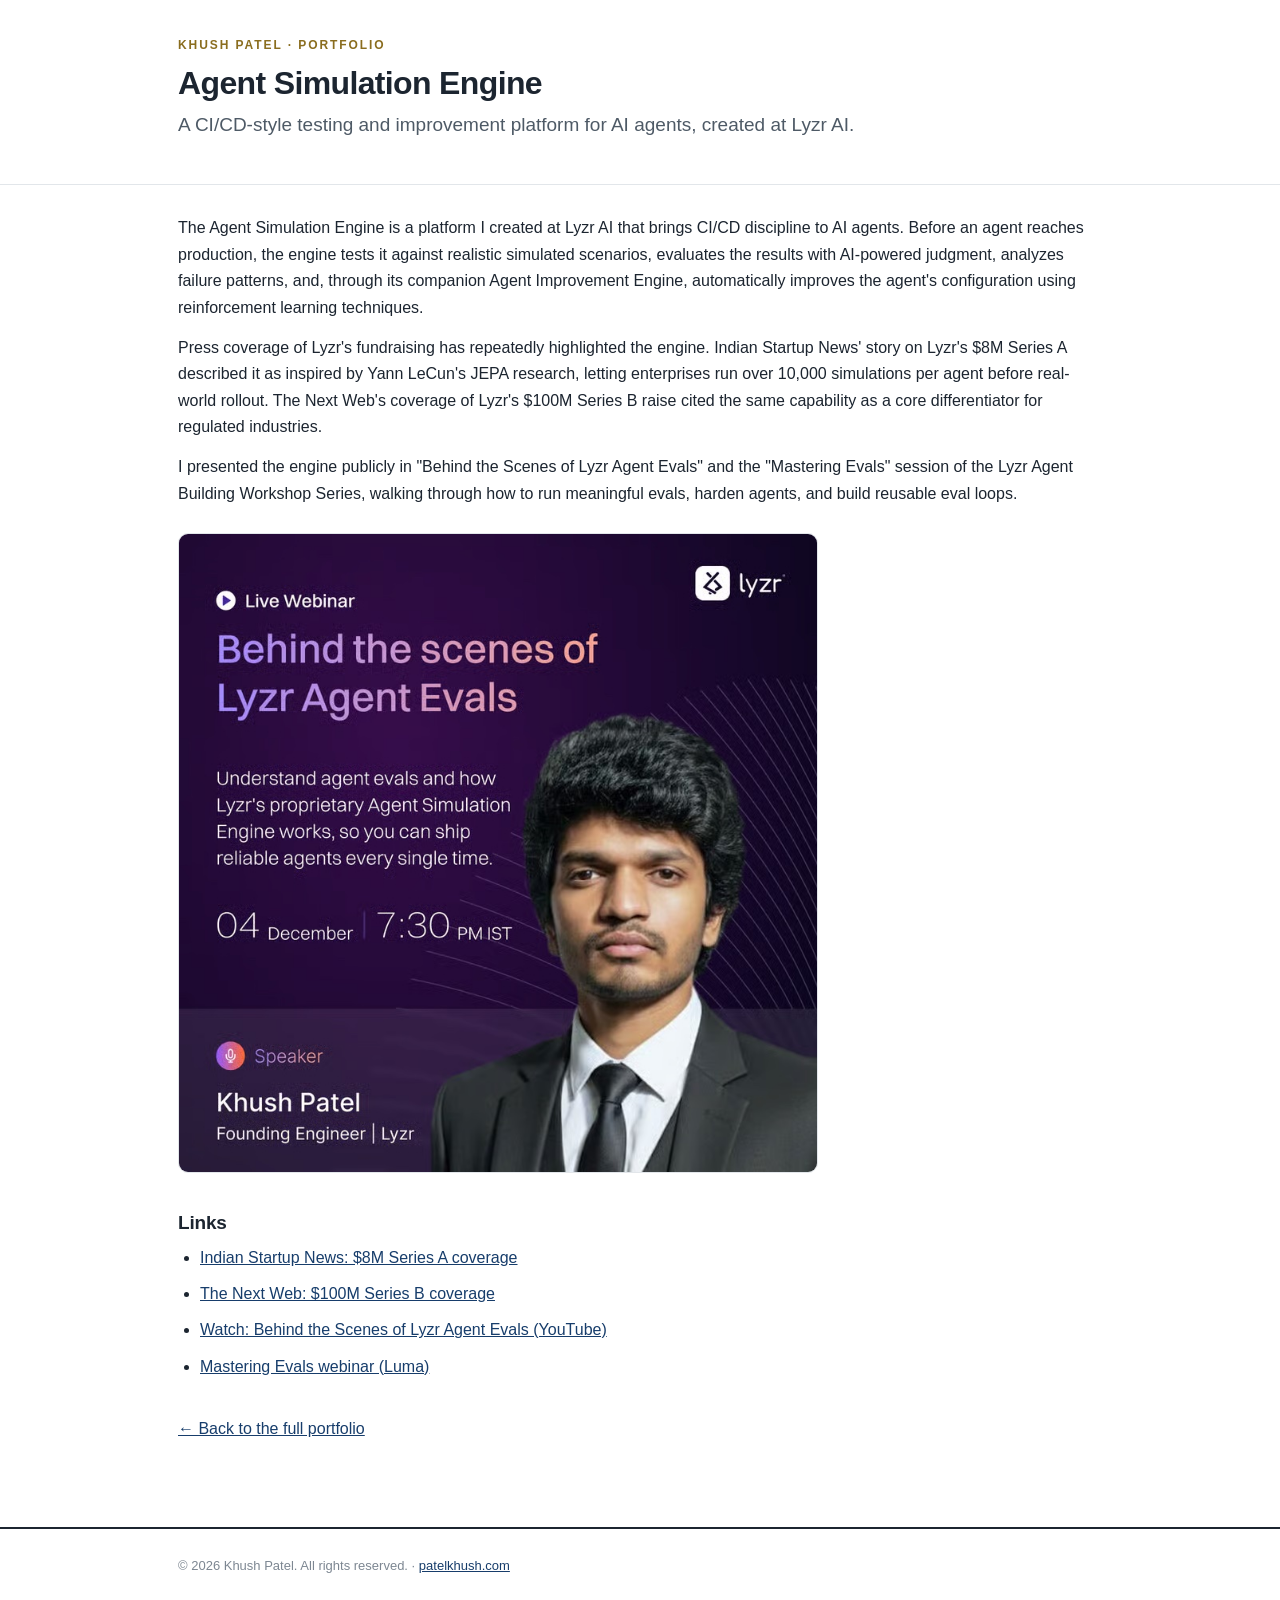
<file: agent-simulation-engine/index.html>
<!DOCTYPE html>
<html lang="en">
<head>
  <meta charset="UTF-8">
  <!-- Google Tag Manager -->
<script>(function(w,d,s,l,i){w[l]=w[l]||[];w[l].push({'gtm.start':
new Date().getTime(),event:'gtm.js'});var f=d.getElementsByTagName(s)[0],
j=d.createElement(s),dl=l!='dataLayer'?'&l='+l:'';j.async=true;j.src=
'https://www.googletagmanager.com/gtm.js?id='+i+dl;f.parentNode.insertBefore(j,f);
})(window,document,'script','dataLayer','GTM-KSL8TTNW');</script>
<!-- End Google Tag Manager -->
  <meta name="viewport" content="width=device-width, initial-scale=1.0">
  <title>Agent Simulation Engine | Khush Patel</title>
  <meta name="description" content="A CI/CD-style testing and improvement platform for AI agents, created at Lyzr AI. By Khush Patel, Founding Architect at Lyzr AI.">
  <link rel="canonical" href="https://patelkhush.com/agent-simulation-engine/">
  <meta property="og:type" content="article">
  <meta property="og:title" content="Agent Simulation Engine | Khush Patel">
  <meta property="og:description" content="A CI/CD-style testing and improvement platform for AI agents, created at Lyzr AI.">
  <meta property="og:url" content="https://patelkhush.com/agent-simulation-engine/">
  <meta property="og:image" content="https://patelkhush.com/images/khush-patel-lyzr-agent-evals-webinar.jpg">
  <meta name="twitter:card" content="summary">
  <link rel="icon" href="/favicon.svg" type="image/svg+xml">
  <link rel="icon" href="/favicon-32.png" sizes="32x32" type="image/png">
  <link rel="apple-touch-icon" href="/apple-touch-icon.png">
  <link rel="stylesheet" href="../style.css">
  <script type="application/ld+json">
  {
  "@context": "https://schema.org",
  "@type": "WebPage",
  "name": "Agent Simulation Engine",
  "url": "https://patelkhush.com/agent-simulation-engine/",
  "description": "A CI/CD-style testing and improvement platform for AI agents, created at Lyzr AI.",
  "author": {
    "@type": "Person",
    "name": "Khush Patel",
    "url": "https://patelkhush.com/",
    "jobTitle": "Founding Architect at Lyzr AI"
  }
}
  </script>
</head>
<body>
<!-- Google Tag Manager (noscript) -->
<noscript><iframe src="https://www.googletagmanager.com/ns.html?id=GTM-KSL8TTNW"
height="0" width="0" style="display:none;visibility:hidden"></iframe></noscript>
<!-- End Google Tag Manager (noscript) -->

<header class="hero" style="padding:36px 0 30px">
  <div class="wrap">
    <p class="kicker"><a href="../" style="text-decoration:none;color:inherit">Khush Patel &middot; Portfolio</a></p>
    <h1 style="font-size:32px">Agent Simulation Engine</h1>
    <p class="role">A CI/CD-style testing and improvement platform for AI agents, created at Lyzr AI.</p>
  </div>
</header>

<main>
  <section class="doc" style="padding-top:30px">
    <div class="wrap">
<p>The Agent Simulation Engine is a platform I created at Lyzr AI that brings CI/CD discipline to AI agents. Before an agent reaches production, the engine tests it against realistic simulated scenarios, evaluates the results with AI-powered judgment, analyzes failure patterns, and, through its companion Agent Improvement Engine, automatically improves the agent's configuration using reinforcement learning techniques.</p>
<p>Press coverage of Lyzr's fundraising has repeatedly highlighted the engine. Indian Startup News' story on Lyzr's $8M Series A described it as inspired by Yann LeCun's JEPA research, letting enterprises run over 10,000 simulations per agent before real-world rollout. The Next Web's coverage of Lyzr's $100M Series B raise cited the same capability as a core differentiator for regulated industries.</p>
<p>I presented the engine publicly in "Behind the Scenes of Lyzr Agent Evals" and the "Mastering Evals" session of the Lyzr Agent Building Workshop Series, walking through how to run meaningful evals, harden agents, and build reusable eval loops.</p>
    <figure class="ph wide" style="max-width:640px;margin:26px 0">
      <div class="imgbox"><img src="../images/khush-patel-lyzr-agent-evals-webinar.jpg" alt="Khush Patel, speaker on the Behind the Scenes of Lyzr Agent Evals live webinar"></div>
    </figure>
    <h2 class="sec" style="font-size:19px;margin-top:34px">Links</h2>
    <ul class="std">
      <li><a href="https://indianstartupnews.com/funding/no-pitch-decks-no-investor-calls-ai-agent-sam-raises-8-million-for-lyzr-ai-check-how-10609263">Indian Startup News: $8M Series A coverage</a></li>
      <li><a href="https://thenextweb.com/news/lyzr-ai-agent-100-million-series-b">The Next Web: $100M Series B coverage</a></li>
      <li><a href="https://youtube.com/live/TUI_Ez-KXNs">Watch: Behind the Scenes of Lyzr Agent Evals (YouTube)</a></li>
      <li><a href="https://luma.com/h7egimbm">Mastering Evals webinar (Luma)</a></li>
    </ul>
      <p style="margin-top:36px"><a href="../">&larr; Back to the full portfolio</a></p>
    </div>
  </section>
</main>

<footer>
  <div class="wrap">
    <p>&copy; 2026 Khush Patel. All rights reserved. &middot; <a href="../">patelkhush.com</a></p>
  </div>
</footer>

</body>
</html>
</file>
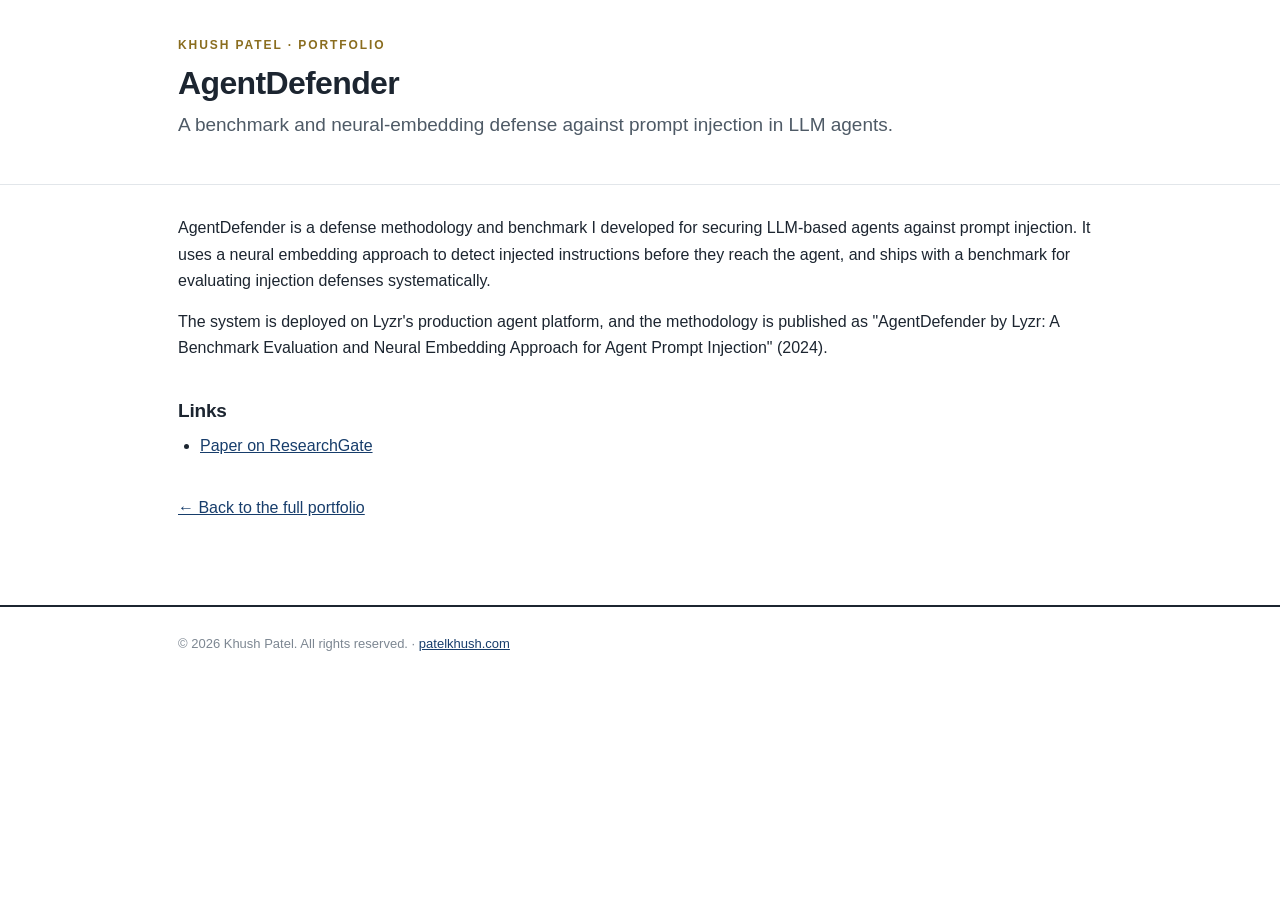
<file: agentdefender/index.html>
<!DOCTYPE html>
<html lang="en">
<head>
  <meta charset="UTF-8">
  <!-- Google Tag Manager -->
<script>(function(w,d,s,l,i){w[l]=w[l]||[];w[l].push({'gtm.start':
new Date().getTime(),event:'gtm.js'});var f=d.getElementsByTagName(s)[0],
j=d.createElement(s),dl=l!='dataLayer'?'&l='+l:'';j.async=true;j.src=
'https://www.googletagmanager.com/gtm.js?id='+i+dl;f.parentNode.insertBefore(j,f);
})(window,document,'script','dataLayer','GTM-KSL8TTNW');</script>
<!-- End Google Tag Manager -->
  <meta name="viewport" content="width=device-width, initial-scale=1.0">
  <title>AgentDefender | Khush Patel</title>
  <meta name="description" content="A benchmark and neural-embedding defense against prompt injection in LLM agents. By Khush Patel, Founding Architect at Lyzr AI.">
  <link rel="canonical" href="https://patelkhush.com/agentdefender/">
  <meta property="og:type" content="article">
  <meta property="og:title" content="AgentDefender | Khush Patel">
  <meta property="og:description" content="A benchmark and neural-embedding defense against prompt injection in LLM agents.">
  <meta property="og:url" content="https://patelkhush.com/agentdefender/">
  <meta property="og:image" content="https://patelkhush.com/images/khush-patel-portrait.jpg">
  <meta name="twitter:card" content="summary">
  <link rel="icon" href="/favicon.svg" type="image/svg+xml">
  <link rel="icon" href="/favicon-32.png" sizes="32x32" type="image/png">
  <link rel="apple-touch-icon" href="/apple-touch-icon.png">
  <link rel="stylesheet" href="../style.css">
  <script type="application/ld+json">
  {
  "@context": "https://schema.org",
  "@type": "WebPage",
  "name": "AgentDefender",
  "url": "https://patelkhush.com/agentdefender/",
  "description": "A benchmark and neural-embedding defense against prompt injection in LLM agents.",
  "author": {
    "@type": "Person",
    "name": "Khush Patel",
    "url": "https://patelkhush.com/",
    "jobTitle": "Founding Architect at Lyzr AI"
  }
}
  </script>
</head>
<body>
<!-- Google Tag Manager (noscript) -->
<noscript><iframe src="https://www.googletagmanager.com/ns.html?id=GTM-KSL8TTNW"
height="0" width="0" style="display:none;visibility:hidden"></iframe></noscript>
<!-- End Google Tag Manager (noscript) -->

<header class="hero" style="padding:36px 0 30px">
  <div class="wrap">
    <p class="kicker"><a href="../" style="text-decoration:none;color:inherit">Khush Patel &middot; Portfolio</a></p>
    <h1 style="font-size:32px">AgentDefender</h1>
    <p class="role">A benchmark and neural-embedding defense against prompt injection in LLM agents.</p>
  </div>
</header>

<main>
  <section class="doc" style="padding-top:30px">
    <div class="wrap">
<p>AgentDefender is a defense methodology and benchmark I developed for securing LLM-based agents against prompt injection. It uses a neural embedding approach to detect injected instructions before they reach the agent, and ships with a benchmark for evaluating injection defenses systematically.</p>
<p>The system is deployed on Lyzr's production agent platform, and the methodology is published as "AgentDefender by Lyzr: A Benchmark Evaluation and Neural Embedding Approach for Agent Prompt Injection" (2024).</p>
    <h2 class="sec" style="font-size:19px;margin-top:34px">Links</h2>
    <ul class="std">
      <li><a href="https://www.researchgate.net/publication/388554578_AgentDefender_by_Lyzr_A_Benchmark_Evaluation_and_Neural_Embedding_Approach_for_Agent_Prompt_Injection">Paper on ResearchGate</a></li>
    </ul>
      <p style="margin-top:36px"><a href="../">&larr; Back to the full portfolio</a></p>
    </div>
  </section>
</main>

<footer>
  <div class="wrap">
    <p>&copy; 2026 Khush Patel. All rights reserved. &middot; <a href="../">patelkhush.com</a></p>
  </div>
</footer>

</body>
</html>
</file>
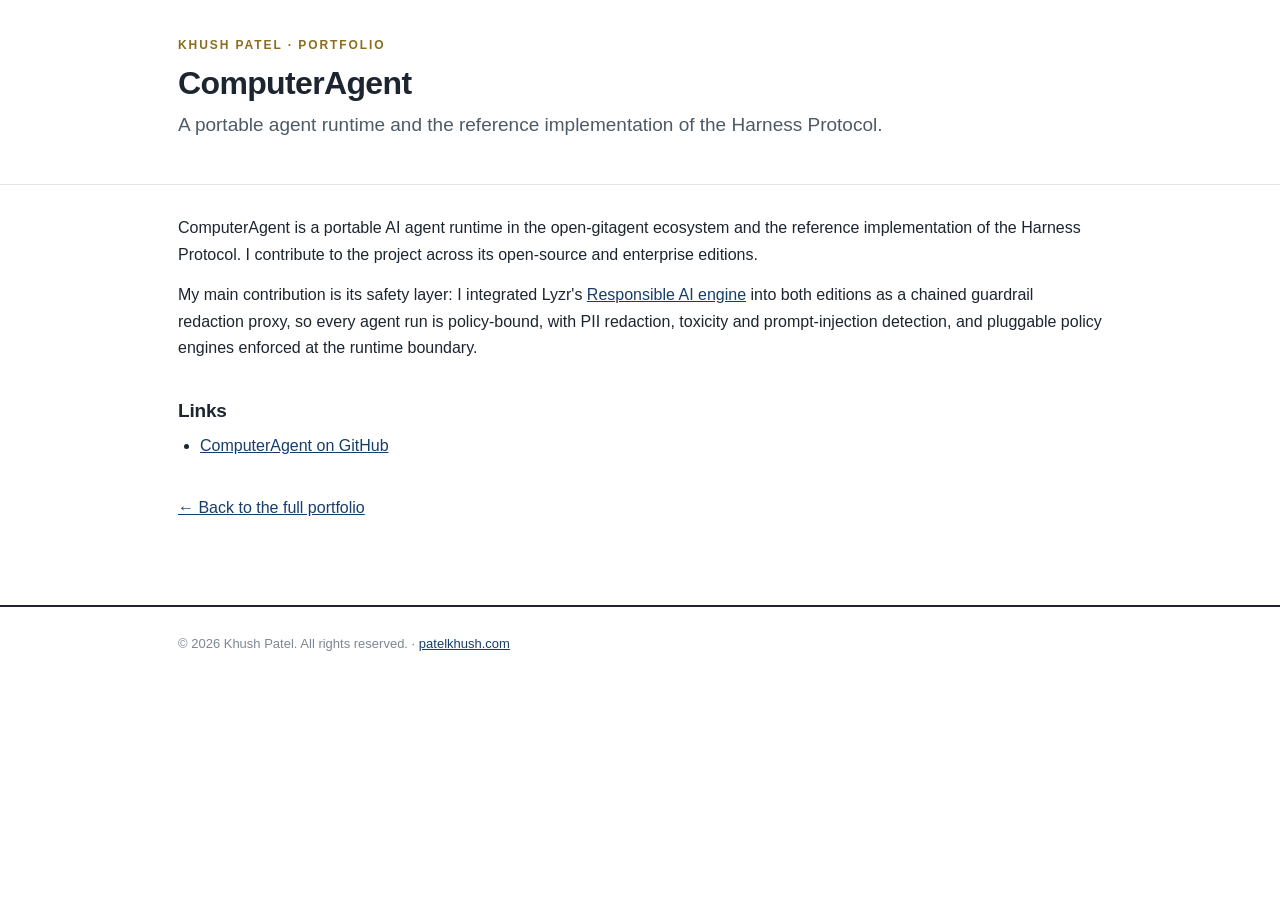
<file: computeragent/index.html>
<!DOCTYPE html>
<html lang="en">
<head>
  <meta charset="UTF-8">
  <!-- Google Tag Manager -->
<script>(function(w,d,s,l,i){w[l]=w[l]||[];w[l].push({'gtm.start':
new Date().getTime(),event:'gtm.js'});var f=d.getElementsByTagName(s)[0],
j=d.createElement(s),dl=l!='dataLayer'?'&l='+l:'';j.async=true;j.src=
'https://www.googletagmanager.com/gtm.js?id='+i+dl;f.parentNode.insertBefore(j,f);
})(window,document,'script','dataLayer','GTM-KSL8TTNW');</script>
<!-- End Google Tag Manager -->
  <meta name="viewport" content="width=device-width, initial-scale=1.0">
  <title>ComputerAgent | Khush Patel</title>
  <meta name="description" content="A portable agent runtime and the reference implementation of the Harness Protocol. By Khush Patel, Founding Architect at Lyzr AI.">
  <link rel="canonical" href="https://patelkhush.com/computeragent/">
  <meta property="og:type" content="article">
  <meta property="og:title" content="ComputerAgent | Khush Patel">
  <meta property="og:description" content="A portable agent runtime and the reference implementation of the Harness Protocol.">
  <meta property="og:url" content="https://patelkhush.com/computeragent/">
  <meta property="og:image" content="https://patelkhush.com/images/khush-patel-portrait.jpg">
  <meta name="twitter:card" content="summary">
  <link rel="icon" href="/favicon.svg" type="image/svg+xml">
  <link rel="icon" href="/favicon-32.png" sizes="32x32" type="image/png">
  <link rel="apple-touch-icon" href="/apple-touch-icon.png">
  <link rel="stylesheet" href="../style.css">
  <script type="application/ld+json">
  {
  "@context": "https://schema.org",
  "@type": "WebPage",
  "name": "ComputerAgent",
  "url": "https://patelkhush.com/computeragent/",
  "description": "A portable agent runtime and the reference implementation of the Harness Protocol.",
  "author": {
    "@type": "Person",
    "name": "Khush Patel",
    "url": "https://patelkhush.com/",
    "jobTitle": "Founding Architect at Lyzr AI"
  }
}
  </script>
</head>
<body>
<!-- Google Tag Manager (noscript) -->
<noscript><iframe src="https://www.googletagmanager.com/ns.html?id=GTM-KSL8TTNW"
height="0" width="0" style="display:none;visibility:hidden"></iframe></noscript>
<!-- End Google Tag Manager (noscript) -->

<header class="hero" style="padding:36px 0 30px">
  <div class="wrap">
    <p class="kicker"><a href="../" style="text-decoration:none;color:inherit">Khush Patel &middot; Portfolio</a></p>
    <h1 style="font-size:32px">ComputerAgent</h1>
    <p class="role">A portable agent runtime and the reference implementation of the Harness Protocol.</p>
  </div>
</header>

<main>
  <section class="doc" style="padding-top:30px">
    <div class="wrap">
<p>ComputerAgent is a portable AI agent runtime in the open-gitagent ecosystem and the reference implementation of the Harness Protocol. I contribute to the project across its open-source and enterprise editions.</p>
<p>My main contribution is its safety layer: I integrated Lyzr's <a href="/responsible-ai-engine/">Responsible AI engine</a> into both editions as a chained guardrail redaction proxy, so every agent run is policy-bound, with PII redaction, toxicity and prompt-injection detection, and pluggable policy engines enforced at the runtime boundary.</p>
    <h2 class="sec" style="font-size:19px;margin-top:34px">Links</h2>
    <ul class="std">
      <li><a href="https://github.com/open-gitagent/ComputerAgent">ComputerAgent on GitHub</a></li>
    </ul>
      <p style="margin-top:36px"><a href="../">&larr; Back to the full portfolio</a></p>
    </div>
  </section>
</main>

<footer>
  <div class="wrap">
    <p>&copy; 2026 Khush Patel. All rights reserved. &middot; <a href="../">patelkhush.com</a></p>
  </div>
</footer>

</body>
</html>
</file>
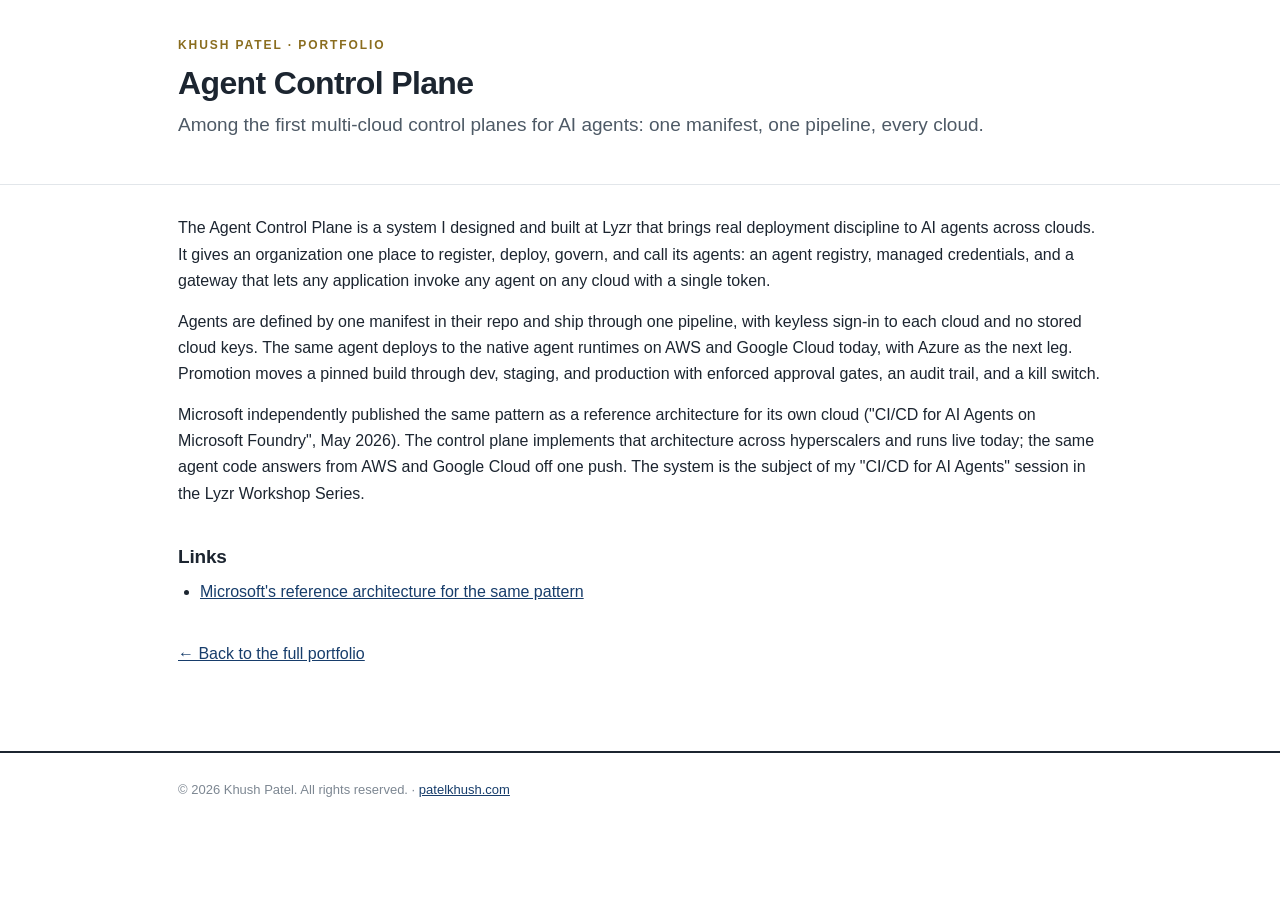
<file: control-plane/index.html>
<!DOCTYPE html>
<html lang="en">
<head>
  <meta charset="UTF-8">
  <!-- Google Tag Manager -->
<script>(function(w,d,s,l,i){w[l]=w[l]||[];w[l].push({'gtm.start':
new Date().getTime(),event:'gtm.js'});var f=d.getElementsByTagName(s)[0],
j=d.createElement(s),dl=l!='dataLayer'?'&l='+l:'';j.async=true;j.src=
'https://www.googletagmanager.com/gtm.js?id='+i+dl;f.parentNode.insertBefore(j,f);
})(window,document,'script','dataLayer','GTM-KSL8TTNW');</script>
<!-- End Google Tag Manager -->
  <meta name="viewport" content="width=device-width, initial-scale=1.0">
  <title>Agent Control Plane | Khush Patel</title>
  <meta name="description" content="Among the first multi-cloud control planes for AI agents: one manifest, one pipeline, every cloud. By Khush Patel, Founding Architect at Lyzr AI.">
  <link rel="canonical" href="https://patelkhush.com/control-plane/">
  <meta property="og:type" content="article">
  <meta property="og:title" content="Agent Control Plane | Khush Patel">
  <meta property="og:description" content="Among the first multi-cloud control planes for AI agents: one manifest, one pipeline, every cloud.">
  <meta property="og:url" content="https://patelkhush.com/control-plane/">
  <meta property="og:image" content="https://patelkhush.com/images/khush-patel-portrait.jpg">
  <meta name="twitter:card" content="summary">
  <link rel="icon" href="/favicon.svg" type="image/svg+xml">
  <link rel="icon" href="/favicon-32.png" sizes="32x32" type="image/png">
  <link rel="apple-touch-icon" href="/apple-touch-icon.png">
  <link rel="stylesheet" href="../style.css">
  <script type="application/ld+json">
  {
  "@context": "https://schema.org",
  "@type": "WebPage",
  "name": "Agent Control Plane",
  "url": "https://patelkhush.com/control-plane/",
  "description": "Among the first multi-cloud control planes for AI agents: one manifest, one pipeline, every cloud.",
  "author": {
    "@type": "Person",
    "name": "Khush Patel",
    "url": "https://patelkhush.com/",
    "jobTitle": "Founding Architect at Lyzr AI"
  }
}
  </script>
</head>
<body>
<!-- Google Tag Manager (noscript) -->
<noscript><iframe src="https://www.googletagmanager.com/ns.html?id=GTM-KSL8TTNW"
height="0" width="0" style="display:none;visibility:hidden"></iframe></noscript>
<!-- End Google Tag Manager (noscript) -->

<header class="hero" style="padding:36px 0 30px">
  <div class="wrap">
    <p class="kicker"><a href="../" style="text-decoration:none;color:inherit">Khush Patel &middot; Portfolio</a></p>
    <h1 style="font-size:32px">Agent Control Plane</h1>
    <p class="role">Among the first multi-cloud control planes for AI agents: one manifest, one pipeline, every cloud.</p>
  </div>
</header>

<main>
  <section class="doc" style="padding-top:30px">
    <div class="wrap">
<p>The Agent Control Plane is a system I designed and built at Lyzr that brings real deployment discipline to AI agents across clouds. It gives an organization one place to register, deploy, govern, and call its agents: an agent registry, managed credentials, and a gateway that lets any application invoke any agent on any cloud with a single token.</p>
<p>Agents are defined by one manifest in their repo and ship through one pipeline, with keyless sign-in to each cloud and no stored cloud keys. The same agent deploys to the native agent runtimes on AWS and Google Cloud today, with Azure as the next leg. Promotion moves a pinned build through dev, staging, and production with enforced approval gates, an audit trail, and a kill switch.</p>
<p>Microsoft independently published the same pattern as a reference architecture for its own cloud ("CI/CD for AI Agents on Microsoft Foundry", May 2026). The control plane implements that architecture across hyperscalers and runs live today; the same agent code answers from AWS and Google Cloud off one push. The system is the subject of my "CI/CD for AI Agents" session in the Lyzr Workshop Series.</p>
    <h2 class="sec" style="font-size:19px;margin-top:34px">Links</h2>
    <ul class="std">
      <li><a href="https://techcommunity.microsoft.com/blog/educatordeveloperblog/cicd-for-ai-agents-on-microsoft-foundry/4522218">Microsoft's reference architecture for the same pattern</a></li>
    </ul>
      <p style="margin-top:36px"><a href="../">&larr; Back to the full portfolio</a></p>
    </div>
  </section>
</main>

<footer>
  <div class="wrap">
    <p>&copy; 2026 Khush Patel. All rights reserved. &middot; <a href="../">patelkhush.com</a></p>
  </div>
</footer>

</body>
</html>
</file>
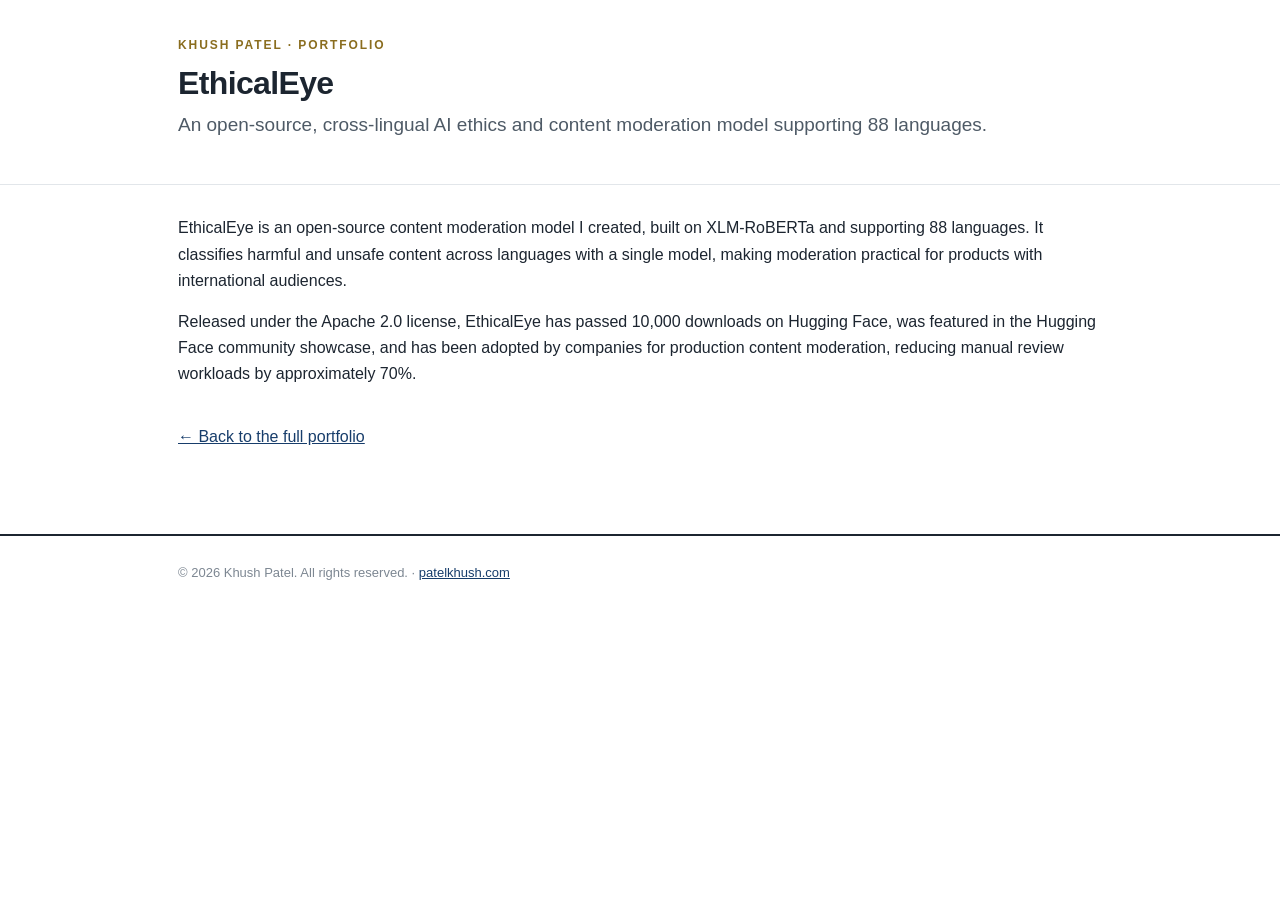
<file: ethicaleye/index.html>
<!DOCTYPE html>
<html lang="en">
<head>
  <meta charset="UTF-8">
  <!-- Google Tag Manager -->
<script>(function(w,d,s,l,i){w[l]=w[l]||[];w[l].push({'gtm.start':
new Date().getTime(),event:'gtm.js'});var f=d.getElementsByTagName(s)[0],
j=d.createElement(s),dl=l!='dataLayer'?'&l='+l:'';j.async=true;j.src=
'https://www.googletagmanager.com/gtm.js?id='+i+dl;f.parentNode.insertBefore(j,f);
})(window,document,'script','dataLayer','GTM-KSL8TTNW');</script>
<!-- End Google Tag Manager -->
  <meta name="viewport" content="width=device-width, initial-scale=1.0">
  <title>EthicalEye | Khush Patel</title>
  <meta name="description" content="An open-source, cross-lingual AI ethics and content moderation model supporting 88 languages. By Khush Patel, Founding Architect at Lyzr AI.">
  <link rel="canonical" href="https://patelkhush.com/ethicaleye/">
  <meta property="og:type" content="article">
  <meta property="og:title" content="EthicalEye | Khush Patel">
  <meta property="og:description" content="An open-source, cross-lingual AI ethics and content moderation model supporting 88 languages.">
  <meta property="og:url" content="https://patelkhush.com/ethicaleye/">
  <meta property="og:image" content="https://patelkhush.com/images/khush-patel-portrait.jpg">
  <meta name="twitter:card" content="summary">
  <link rel="icon" href="/favicon.svg" type="image/svg+xml">
  <link rel="icon" href="/favicon-32.png" sizes="32x32" type="image/png">
  <link rel="apple-touch-icon" href="/apple-touch-icon.png">
  <link rel="stylesheet" href="../style.css">
  <script type="application/ld+json">
  {
  "@context": "https://schema.org",
  "@type": "WebPage",
  "name": "EthicalEye",
  "url": "https://patelkhush.com/ethicaleye/",
  "description": "An open-source, cross-lingual AI ethics and content moderation model supporting 88 languages.",
  "author": {
    "@type": "Person",
    "name": "Khush Patel",
    "url": "https://patelkhush.com/",
    "jobTitle": "Founding Architect at Lyzr AI"
  }
}
  </script>
</head>
<body>
<!-- Google Tag Manager (noscript) -->
<noscript><iframe src="https://www.googletagmanager.com/ns.html?id=GTM-KSL8TTNW"
height="0" width="0" style="display:none;visibility:hidden"></iframe></noscript>
<!-- End Google Tag Manager (noscript) -->

<header class="hero" style="padding:36px 0 30px">
  <div class="wrap">
    <p class="kicker"><a href="../" style="text-decoration:none;color:inherit">Khush Patel &middot; Portfolio</a></p>
    <h1 style="font-size:32px">EthicalEye</h1>
    <p class="role">An open-source, cross-lingual AI ethics and content moderation model supporting 88 languages.</p>
  </div>
</header>

<main>
  <section class="doc" style="padding-top:30px">
    <div class="wrap">
<p>EthicalEye is an open-source content moderation model I created, built on XLM-RoBERTa and supporting 88 languages. It classifies harmful and unsafe content across languages with a single model, making moderation practical for products with international audiences.</p>
<p>Released under the Apache 2.0 license, EthicalEye has passed 10,000 downloads on Hugging Face, was featured in the Hugging Face community showcase, and has been adopted by companies for production content moderation, reducing manual review workloads by approximately 70%.</p>
      <p style="margin-top:36px"><a href="../">&larr; Back to the full portfolio</a></p>
    </div>
  </section>
</main>

<footer>
  <div class="wrap">
    <p>&copy; 2026 Khush Patel. All rights reserved. &middot; <a href="../">patelkhush.com</a></p>
  </div>
</footer>

</body>
</html>
</file>
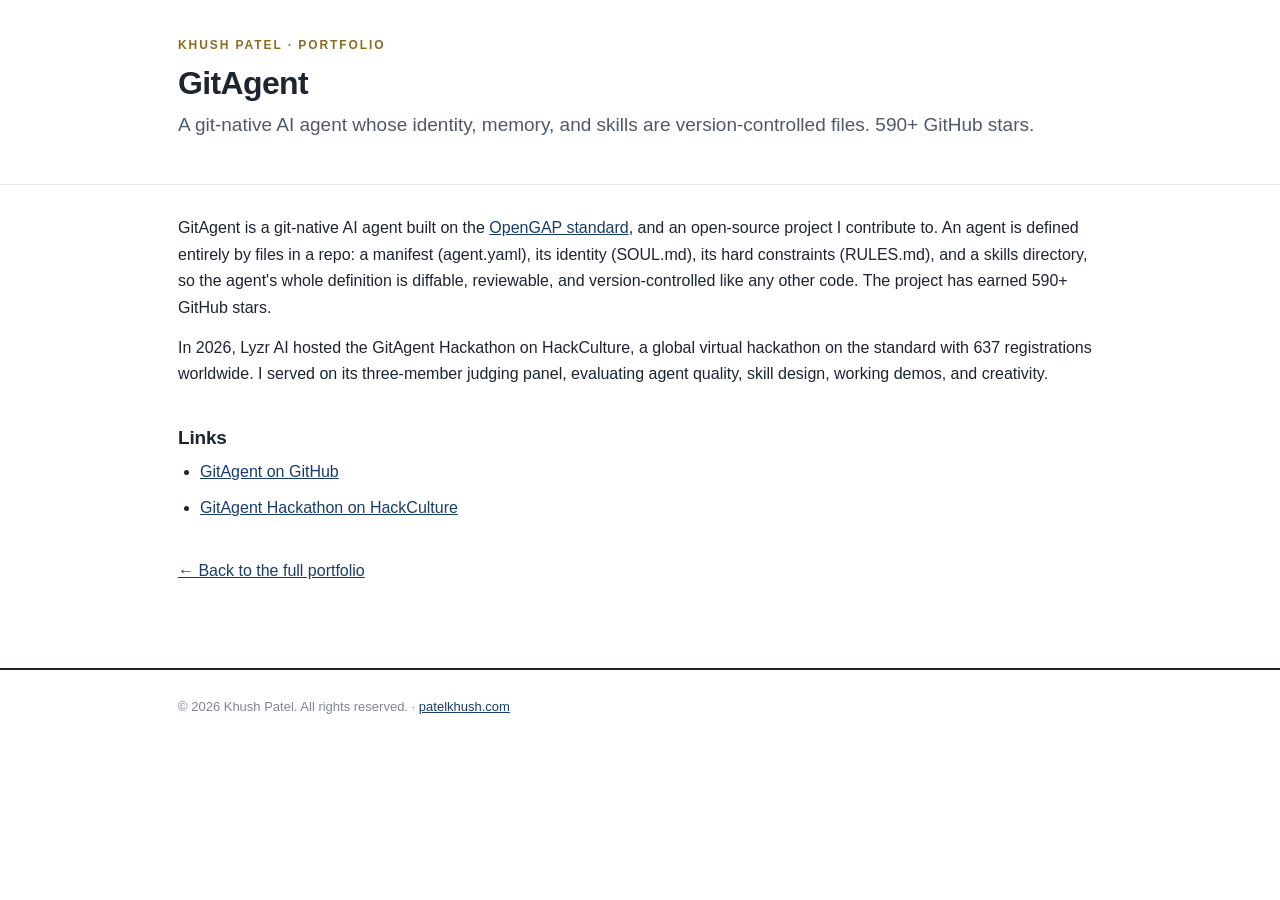
<file: gitagent/index.html>
<!DOCTYPE html>
<html lang="en">
<head>
  <meta charset="UTF-8">
  <!-- Google Tag Manager -->
<script>(function(w,d,s,l,i){w[l]=w[l]||[];w[l].push({'gtm.start':
new Date().getTime(),event:'gtm.js'});var f=d.getElementsByTagName(s)[0],
j=d.createElement(s),dl=l!='dataLayer'?'&l='+l:'';j.async=true;j.src=
'https://www.googletagmanager.com/gtm.js?id='+i+dl;f.parentNode.insertBefore(j,f);
})(window,document,'script','dataLayer','GTM-KSL8TTNW');</script>
<!-- End Google Tag Manager -->
  <meta name="viewport" content="width=device-width, initial-scale=1.0">
  <title>GitAgent | Khush Patel</title>
  <meta name="description" content="A git-native AI agent whose identity, memory, and skills are version-controlled files. 590+ GitHub stars. By Khush Patel, Founding Architect at Lyzr AI.">
  <link rel="canonical" href="https://patelkhush.com/gitagent/">
  <meta property="og:type" content="article">
  <meta property="og:title" content="GitAgent | Khush Patel">
  <meta property="og:description" content="A git-native AI agent whose identity, memory, and skills are version-controlled files. 590+ GitHub stars.">
  <meta property="og:url" content="https://patelkhush.com/gitagent/">
  <meta property="og:image" content="https://patelkhush.com/images/khush-patel-portrait.jpg">
  <meta name="twitter:card" content="summary">
  <link rel="icon" href="/favicon.svg" type="image/svg+xml">
  <link rel="icon" href="/favicon-32.png" sizes="32x32" type="image/png">
  <link rel="apple-touch-icon" href="/apple-touch-icon.png">
  <link rel="stylesheet" href="../style.css">
  <script type="application/ld+json">
  {
  "@context": "https://schema.org",
  "@type": "WebPage",
  "name": "GitAgent",
  "url": "https://patelkhush.com/gitagent/",
  "description": "A git-native AI agent whose identity, memory, and skills are version-controlled files. 590+ GitHub stars.",
  "author": {
    "@type": "Person",
    "name": "Khush Patel",
    "url": "https://patelkhush.com/",
    "jobTitle": "Founding Architect at Lyzr AI"
  }
}
  </script>
</head>
<body>
<!-- Google Tag Manager (noscript) -->
<noscript><iframe src="https://www.googletagmanager.com/ns.html?id=GTM-KSL8TTNW"
height="0" width="0" style="display:none;visibility:hidden"></iframe></noscript>
<!-- End Google Tag Manager (noscript) -->

<header class="hero" style="padding:36px 0 30px">
  <div class="wrap">
    <p class="kicker"><a href="../" style="text-decoration:none;color:inherit">Khush Patel &middot; Portfolio</a></p>
    <h1 style="font-size:32px">GitAgent</h1>
    <p class="role">A git-native AI agent whose identity, memory, and skills are version-controlled files. 590+ GitHub stars.</p>
  </div>
</header>

<main>
  <section class="doc" style="padding-top:30px">
    <div class="wrap">
<p>GitAgent is a git-native AI agent built on the <a href="/opengap/">OpenGAP standard</a>, and an open-source project I contribute to. An agent is defined entirely by files in a repo: a manifest (agent.yaml), its identity (SOUL.md), its hard constraints (RULES.md), and a skills directory, so the agent's whole definition is diffable, reviewable, and version-controlled like any other code. The project has earned 590+ GitHub stars.</p>
<p>In 2026, Lyzr AI hosted the GitAgent Hackathon on HackCulture, a global virtual hackathon on the standard with 637 registrations worldwide. I served on its three-member judging panel, evaluating agent quality, skill design, working demos, and creativity.</p>
    <h2 class="sec" style="font-size:19px;margin-top:34px">Links</h2>
    <ul class="std">
      <li><a href="https://github.com/open-gitagent/gitagent">GitAgent on GitHub</a></li>
      <li><a href="https://hackculture.io/hackathons/gitagent-hackathon">GitAgent Hackathon on HackCulture</a></li>
    </ul>
      <p style="margin-top:36px"><a href="../">&larr; Back to the full portfolio</a></p>
    </div>
  </section>
</main>

<footer>
  <div class="wrap">
    <p>&copy; 2026 Khush Patel. All rights reserved. &middot; <a href="../">patelkhush.com</a></p>
  </div>
</footer>

</body>
</html>
</file>
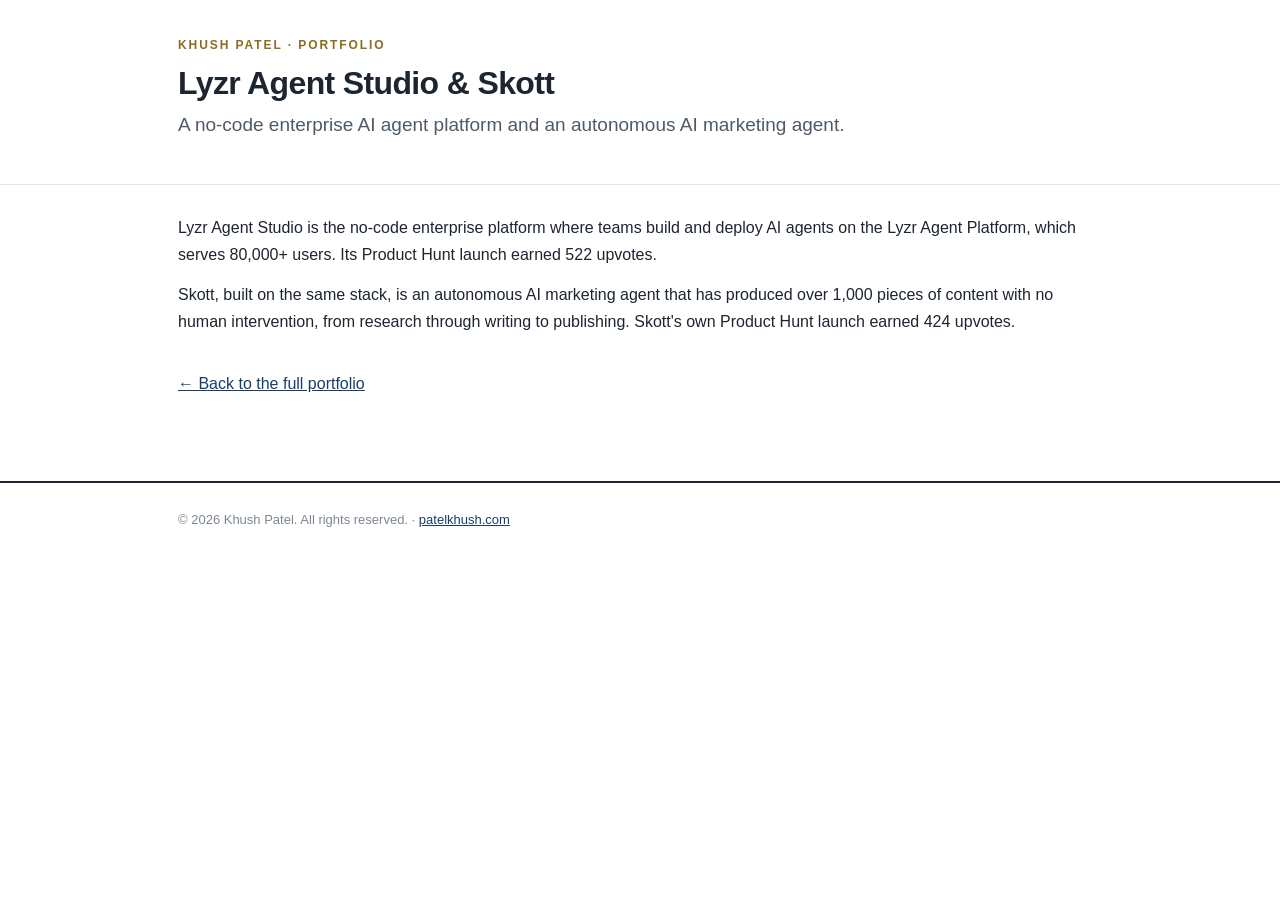
<file: lyzr-agent-studio-and-skott/index.html>
<!DOCTYPE html>
<html lang="en">
<head>
  <meta charset="UTF-8">
  <!-- Google Tag Manager -->
<script>(function(w,d,s,l,i){w[l]=w[l]||[];w[l].push({'gtm.start':
new Date().getTime(),event:'gtm.js'});var f=d.getElementsByTagName(s)[0],
j=d.createElement(s),dl=l!='dataLayer'?'&l='+l:'';j.async=true;j.src=
'https://www.googletagmanager.com/gtm.js?id='+i+dl;f.parentNode.insertBefore(j,f);
})(window,document,'script','dataLayer','GTM-KSL8TTNW');</script>
<!-- End Google Tag Manager -->
  <meta name="viewport" content="width=device-width, initial-scale=1.0">
  <title>Lyzr Agent Studio &amp; Skott | Khush Patel</title>
  <meta name="description" content="A no-code enterprise AI agent platform and an autonomous AI marketing agent. By Khush Patel, AI Lead &amp; Founding Engineer at Lyzr AI.">
  <link rel="canonical" href="https://patelkhush.com/lyzr-agent-studio-and-skott/">
  <meta property="og:type" content="article">
  <meta property="og:title" content="Lyzr Agent Studio &amp; Skott | Khush Patel">
  <meta property="og:description" content="A no-code enterprise AI agent platform and an autonomous AI marketing agent.">
  <meta property="og:url" content="https://patelkhush.com/lyzr-agent-studio-and-skott/">
  <meta property="og:image" content="https://patelkhush.com/images/khush-patel-portrait.jpg">
  <meta name="twitter:card" content="summary">
  <link rel="stylesheet" href="../style.css">
  <script type="application/ld+json">
  {
  "@context": "https://schema.org",
  "@type": "WebPage",
  "name": "Lyzr Agent Studio & Skott",
  "url": "https://patelkhush.com/lyzr-agent-studio-and-skott/",
  "description": "A no-code enterprise AI agent platform and an autonomous AI marketing agent.",
  "author": {
    "@type": "Person",
    "name": "Khush Patel",
    "url": "https://patelkhush.com/",
    "jobTitle": "AI Lead & Founding Engineer at Lyzr AI"
  }
}
  </script>
</head>
<body>
<!-- Google Tag Manager (noscript) -->
<noscript><iframe src="https://www.googletagmanager.com/ns.html?id=GTM-KSL8TTNW"
height="0" width="0" style="display:none;visibility:hidden"></iframe></noscript>
<!-- End Google Tag Manager (noscript) -->

<header class="hero" style="padding:36px 0 30px">
  <div class="wrap">
    <p class="kicker"><a href="../" style="text-decoration:none;color:inherit">Khush Patel &middot; Portfolio</a></p>
    <h1 style="font-size:32px">Lyzr Agent Studio &amp; Skott</h1>
    <p class="role">A no-code enterprise AI agent platform and an autonomous AI marketing agent.</p>
  </div>
</header>

<main>
  <section class="doc" style="padding-top:30px">
    <div class="wrap">
<p>Lyzr Agent Studio is the no-code enterprise platform where teams build and deploy AI agents on the Lyzr Agent Platform, which serves 80,000+ users. Its Product Hunt launch earned 522 upvotes.</p>
<p>Skott, built on the same stack, is an autonomous AI marketing agent that has produced over 1,000 pieces of content with no human intervention, from research through writing to publishing. Skott's own Product Hunt launch earned 424 upvotes.</p>
      <p style="margin-top:36px"><a href="../">&larr; Back to the full portfolio</a></p>
    </div>
  </section>
</main>

<footer>
  <div class="wrap">
    <p>&copy; 2026 Khush Patel. All rights reserved. &middot; <a href="../">patelkhush.com</a></p>
  </div>
</footer>

</body>
</html>
</file>
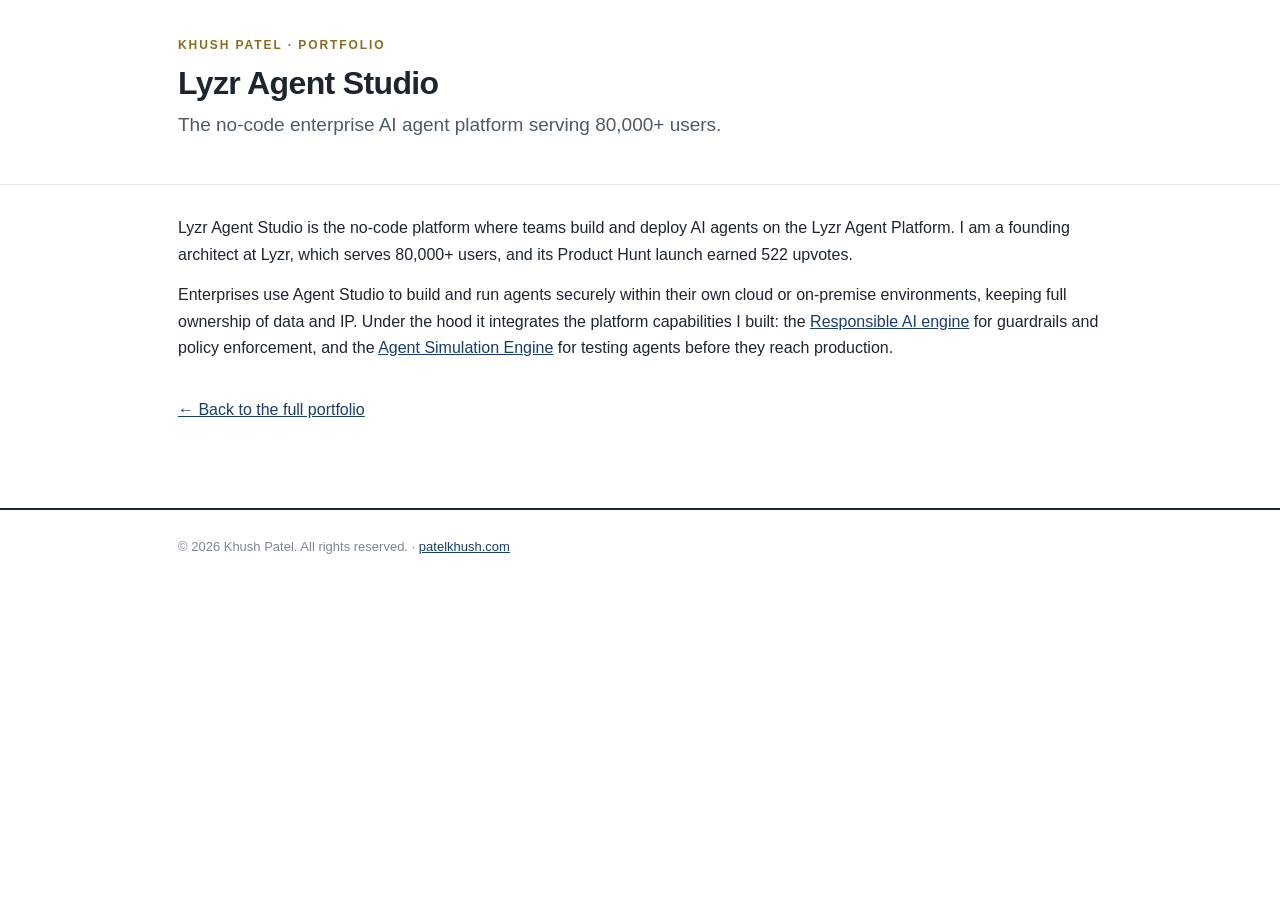
<file: lyzr-agent-studio/index.html>
<!DOCTYPE html>
<html lang="en">
<head>
  <meta charset="UTF-8">
  <!-- Google Tag Manager -->
<script>(function(w,d,s,l,i){w[l]=w[l]||[];w[l].push({'gtm.start':
new Date().getTime(),event:'gtm.js'});var f=d.getElementsByTagName(s)[0],
j=d.createElement(s),dl=l!='dataLayer'?'&l='+l:'';j.async=true;j.src=
'https://www.googletagmanager.com/gtm.js?id='+i+dl;f.parentNode.insertBefore(j,f);
})(window,document,'script','dataLayer','GTM-KSL8TTNW');</script>
<!-- End Google Tag Manager -->
  <meta name="viewport" content="width=device-width, initial-scale=1.0">
  <title>Lyzr Agent Studio | Khush Patel</title>
  <meta name="description" content="The no-code enterprise AI agent platform serving 80,000+ users. By Khush Patel, Founding Architect at Lyzr AI.">
  <link rel="canonical" href="https://patelkhush.com/lyzr-agent-studio/">
  <meta property="og:type" content="article">
  <meta property="og:title" content="Lyzr Agent Studio | Khush Patel">
  <meta property="og:description" content="The no-code enterprise AI agent platform serving 80,000+ users.">
  <meta property="og:url" content="https://patelkhush.com/lyzr-agent-studio/">
  <meta property="og:image" content="https://patelkhush.com/images/khush-patel-portrait.jpg">
  <meta name="twitter:card" content="summary">
  <link rel="icon" href="/favicon.svg" type="image/svg+xml">
  <link rel="icon" href="/favicon-32.png" sizes="32x32" type="image/png">
  <link rel="apple-touch-icon" href="/apple-touch-icon.png">
  <link rel="stylesheet" href="../style.css">
  <script type="application/ld+json">
  {
  "@context": "https://schema.org",
  "@type": "WebPage",
  "name": "Lyzr Agent Studio",
  "url": "https://patelkhush.com/lyzr-agent-studio/",
  "description": "The no-code enterprise AI agent platform serving 80,000+ users.",
  "author": {
    "@type": "Person",
    "name": "Khush Patel",
    "url": "https://patelkhush.com/",
    "jobTitle": "Founding Architect at Lyzr AI"
  }
}
  </script>
</head>
<body>
<!-- Google Tag Manager (noscript) -->
<noscript><iframe src="https://www.googletagmanager.com/ns.html?id=GTM-KSL8TTNW"
height="0" width="0" style="display:none;visibility:hidden"></iframe></noscript>
<!-- End Google Tag Manager (noscript) -->

<header class="hero" style="padding:36px 0 30px">
  <div class="wrap">
    <p class="kicker"><a href="../" style="text-decoration:none;color:inherit">Khush Patel &middot; Portfolio</a></p>
    <h1 style="font-size:32px">Lyzr Agent Studio</h1>
    <p class="role">The no-code enterprise AI agent platform serving 80,000+ users.</p>
  </div>
</header>

<main>
  <section class="doc" style="padding-top:30px">
    <div class="wrap">
<p>Lyzr Agent Studio is the no-code platform where teams build and deploy AI agents on the Lyzr Agent Platform. I am a founding architect at Lyzr, which serves 80,000+ users, and its Product Hunt launch earned 522 upvotes.</p>
<p>Enterprises use Agent Studio to build and run agents securely within their own cloud or on-premise environments, keeping full ownership of data and IP. Under the hood it integrates the platform capabilities I built: the <a href="/responsible-ai-engine/">Responsible AI engine</a> for guardrails and policy enforcement, and the <a href="/agent-simulation-engine/">Agent Simulation Engine</a> for testing agents before they reach production.</p>
      <p style="margin-top:36px"><a href="../">&larr; Back to the full portfolio</a></p>
    </div>
  </section>
</main>

<footer>
  <div class="wrap">
    <p>&copy; 2026 Khush Patel. All rights reserved. &middot; <a href="../">patelkhush.com</a></p>
  </div>
</footer>

</body>
</html>
</file>
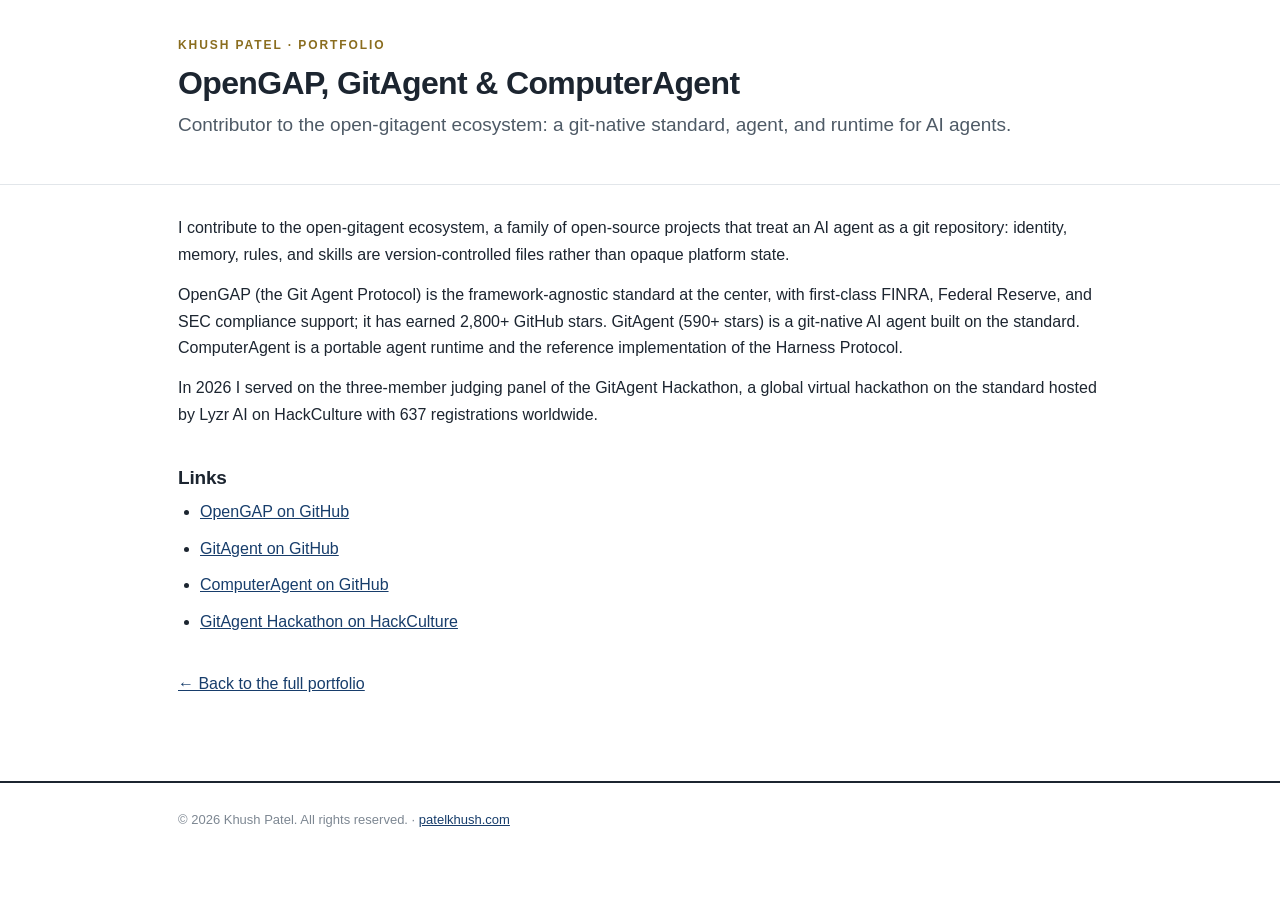
<file: opengap-gitagent-computeragent/index.html>
<!DOCTYPE html>
<html lang="en">
<head>
  <meta charset="UTF-8">
  <!-- Google Tag Manager -->
<script>(function(w,d,s,l,i){w[l]=w[l]||[];w[l].push({'gtm.start':
new Date().getTime(),event:'gtm.js'});var f=d.getElementsByTagName(s)[0],
j=d.createElement(s),dl=l!='dataLayer'?'&l='+l:'';j.async=true;j.src=
'https://www.googletagmanager.com/gtm.js?id='+i+dl;f.parentNode.insertBefore(j,f);
})(window,document,'script','dataLayer','GTM-KSL8TTNW');</script>
<!-- End Google Tag Manager -->
  <meta name="viewport" content="width=device-width, initial-scale=1.0">
  <title>OpenGAP, GitAgent &amp; ComputerAgent | Khush Patel</title>
  <meta name="description" content="Contributor to the open-gitagent ecosystem: a git-native standard, agent, and runtime for AI agents. By Khush Patel, AI Lead &amp; Founding Engineer at Lyzr AI.">
  <link rel="canonical" href="https://patelkhush.com/opengap-gitagent-computeragent/">
  <meta property="og:type" content="article">
  <meta property="og:title" content="OpenGAP, GitAgent &amp; ComputerAgent | Khush Patel">
  <meta property="og:description" content="Contributor to the open-gitagent ecosystem: a git-native standard, agent, and runtime for AI agents.">
  <meta property="og:url" content="https://patelkhush.com/opengap-gitagent-computeragent/">
  <meta property="og:image" content="https://patelkhush.com/images/khush-patel-portrait.jpg">
  <meta name="twitter:card" content="summary">
  <link rel="stylesheet" href="../style.css">
  <script type="application/ld+json">
  {
  "@context": "https://schema.org",
  "@type": "WebPage",
  "name": "OpenGAP, GitAgent & ComputerAgent",
  "url": "https://patelkhush.com/opengap-gitagent-computeragent/",
  "description": "Contributor to the open-gitagent ecosystem: a git-native standard, agent, and runtime for AI agents.",
  "author": {
    "@type": "Person",
    "name": "Khush Patel",
    "url": "https://patelkhush.com/",
    "jobTitle": "AI Lead & Founding Engineer at Lyzr AI"
  }
}
  </script>
</head>
<body>
<!-- Google Tag Manager (noscript) -->
<noscript><iframe src="https://www.googletagmanager.com/ns.html?id=GTM-KSL8TTNW"
height="0" width="0" style="display:none;visibility:hidden"></iframe></noscript>
<!-- End Google Tag Manager (noscript) -->

<header class="hero" style="padding:36px 0 30px">
  <div class="wrap">
    <p class="kicker"><a href="../" style="text-decoration:none;color:inherit">Khush Patel &middot; Portfolio</a></p>
    <h1 style="font-size:32px">OpenGAP, GitAgent &amp; ComputerAgent</h1>
    <p class="role">Contributor to the open-gitagent ecosystem: a git-native standard, agent, and runtime for AI agents.</p>
  </div>
</header>

<main>
  <section class="doc" style="padding-top:30px">
    <div class="wrap">
<p>I contribute to the open-gitagent ecosystem, a family of open-source projects that treat an AI agent as a git repository: identity, memory, rules, and skills are version-controlled files rather than opaque platform state.</p>
<p>OpenGAP (the Git Agent Protocol) is the framework-agnostic standard at the center, with first-class FINRA, Federal Reserve, and SEC compliance support; it has earned 2,800+ GitHub stars. GitAgent (590+ stars) is a git-native AI agent built on the standard. ComputerAgent is a portable agent runtime and the reference implementation of the Harness Protocol.</p>
<p>In 2026 I served on the three-member judging panel of the GitAgent Hackathon, a global virtual hackathon on the standard hosted by Lyzr AI on HackCulture with 637 registrations worldwide.</p>
    <h2 class="sec" style="font-size:19px;margin-top:34px">Links</h2>
    <ul class="std">
      <li><a href="https://github.com/open-gitagent/opengap">OpenGAP on GitHub</a></li>
      <li><a href="https://github.com/open-gitagent/gitagent">GitAgent on GitHub</a></li>
      <li><a href="https://github.com/open-gitagent/ComputerAgent">ComputerAgent on GitHub</a></li>
      <li><a href="https://hackculture.io/hackathons/gitagent-hackathon">GitAgent Hackathon on HackCulture</a></li>
    </ul>
      <p style="margin-top:36px"><a href="../">&larr; Back to the full portfolio</a></p>
    </div>
  </section>
</main>

<footer>
  <div class="wrap">
    <p>&copy; 2026 Khush Patel. All rights reserved. &middot; <a href="../">patelkhush.com</a></p>
  </div>
</footer>

</body>
</html>
</file>
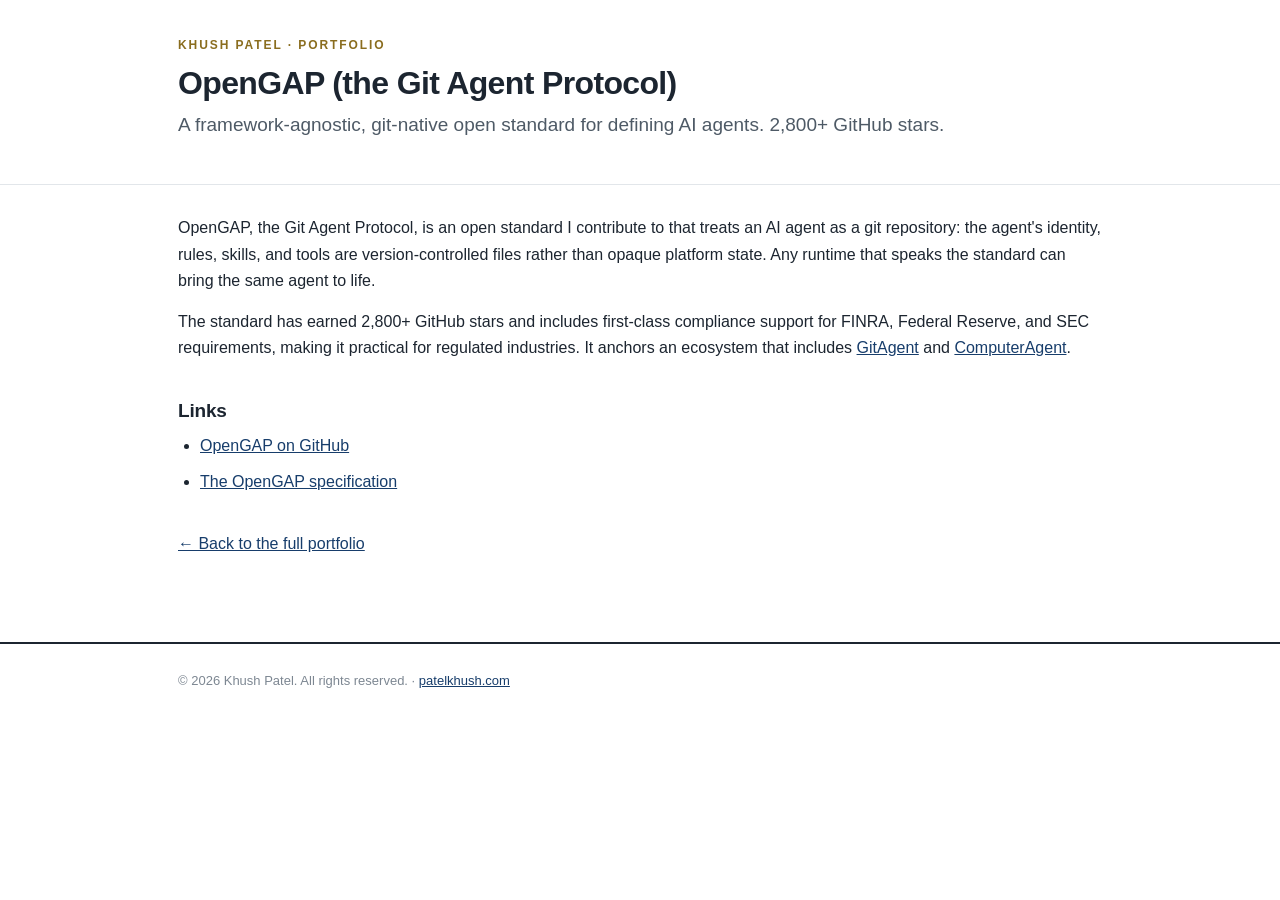
<file: opengap/index.html>
<!DOCTYPE html>
<html lang="en">
<head>
  <meta charset="UTF-8">
  <!-- Google Tag Manager -->
<script>(function(w,d,s,l,i){w[l]=w[l]||[];w[l].push({'gtm.start':
new Date().getTime(),event:'gtm.js'});var f=d.getElementsByTagName(s)[0],
j=d.createElement(s),dl=l!='dataLayer'?'&l='+l:'';j.async=true;j.src=
'https://www.googletagmanager.com/gtm.js?id='+i+dl;f.parentNode.insertBefore(j,f);
})(window,document,'script','dataLayer','GTM-KSL8TTNW');</script>
<!-- End Google Tag Manager -->
  <meta name="viewport" content="width=device-width, initial-scale=1.0">
  <title>OpenGAP (the Git Agent Protocol) | Khush Patel</title>
  <meta name="description" content="A framework-agnostic, git-native open standard for defining AI agents. 2,800+ GitHub stars. By Khush Patel, Founding Architect at Lyzr AI.">
  <link rel="canonical" href="https://patelkhush.com/opengap/">
  <meta property="og:type" content="article">
  <meta property="og:title" content="OpenGAP (the Git Agent Protocol) | Khush Patel">
  <meta property="og:description" content="A framework-agnostic, git-native open standard for defining AI agents. 2,800+ GitHub stars.">
  <meta property="og:url" content="https://patelkhush.com/opengap/">
  <meta property="og:image" content="https://patelkhush.com/images/khush-patel-portrait.jpg">
  <meta name="twitter:card" content="summary">
  <link rel="icon" href="/favicon.svg" type="image/svg+xml">
  <link rel="icon" href="/favicon-32.png" sizes="32x32" type="image/png">
  <link rel="apple-touch-icon" href="/apple-touch-icon.png">
  <link rel="stylesheet" href="../style.css">
  <script type="application/ld+json">
  {
  "@context": "https://schema.org",
  "@type": "WebPage",
  "name": "OpenGAP (the Git Agent Protocol)",
  "url": "https://patelkhush.com/opengap/",
  "description": "A framework-agnostic, git-native open standard for defining AI agents. 2,800+ GitHub stars.",
  "author": {
    "@type": "Person",
    "name": "Khush Patel",
    "url": "https://patelkhush.com/",
    "jobTitle": "Founding Architect at Lyzr AI"
  }
}
  </script>
</head>
<body>
<!-- Google Tag Manager (noscript) -->
<noscript><iframe src="https://www.googletagmanager.com/ns.html?id=GTM-KSL8TTNW"
height="0" width="0" style="display:none;visibility:hidden"></iframe></noscript>
<!-- End Google Tag Manager (noscript) -->

<header class="hero" style="padding:36px 0 30px">
  <div class="wrap">
    <p class="kicker"><a href="../" style="text-decoration:none;color:inherit">Khush Patel &middot; Portfolio</a></p>
    <h1 style="font-size:32px">OpenGAP (the Git Agent Protocol)</h1>
    <p class="role">A framework-agnostic, git-native open standard for defining AI agents. 2,800+ GitHub stars.</p>
  </div>
</header>

<main>
  <section class="doc" style="padding-top:30px">
    <div class="wrap">
<p>OpenGAP, the Git Agent Protocol, is an open standard I contribute to that treats an AI agent as a git repository: the agent's identity, rules, skills, and tools are version-controlled files rather than opaque platform state. Any runtime that speaks the standard can bring the same agent to life.</p>
<p>The standard has earned 2,800+ GitHub stars and includes first-class compliance support for FINRA, Federal Reserve, and SEC requirements, making it practical for regulated industries. It anchors an ecosystem that includes <a href="/gitagent/">GitAgent</a> and <a href="/computeragent/">ComputerAgent</a>.</p>
    <h2 class="sec" style="font-size:19px;margin-top:34px">Links</h2>
    <ul class="std">
      <li><a href="https://github.com/open-gitagent/opengap">OpenGAP on GitHub</a></li>
      <li><a href="https://github.com/open-gitagent/opengap/blob/main/spec/SPECIFICATION.md">The OpenGAP specification</a></li>
    </ul>
      <p style="margin-top:36px"><a href="../">&larr; Back to the full portfolio</a></p>
    </div>
  </section>
</main>

<footer>
  <div class="wrap">
    <p>&copy; 2026 Khush Patel. All rights reserved. &middot; <a href="../">patelkhush.com</a></p>
  </div>
</footer>

</body>
</html>
</file>
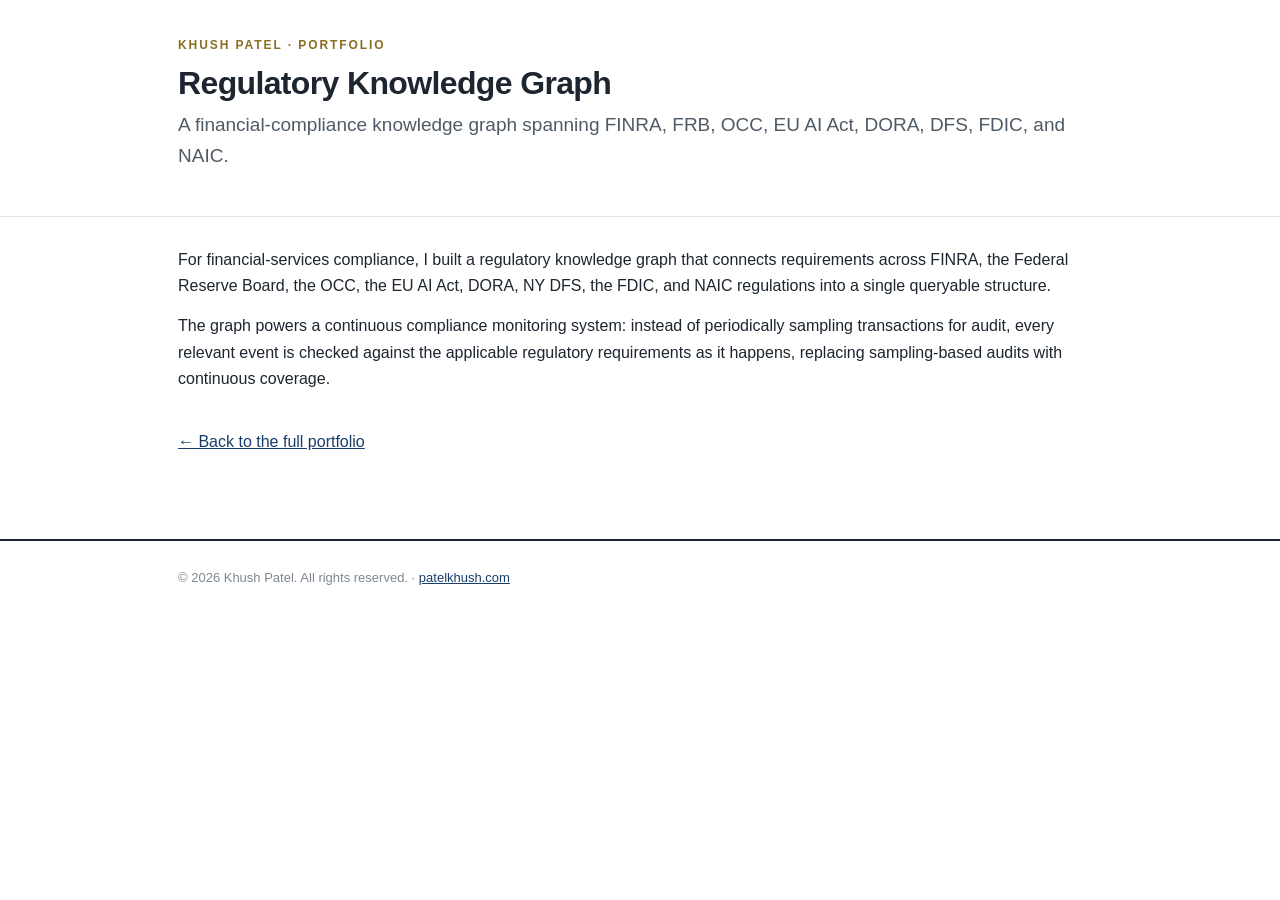
<file: regulatory-knowledge-graph/index.html>
<!DOCTYPE html>
<html lang="en">
<head>
  <meta charset="UTF-8">
  <!-- Google Tag Manager -->
<script>(function(w,d,s,l,i){w[l]=w[l]||[];w[l].push({'gtm.start':
new Date().getTime(),event:'gtm.js'});var f=d.getElementsByTagName(s)[0],
j=d.createElement(s),dl=l!='dataLayer'?'&l='+l:'';j.async=true;j.src=
'https://www.googletagmanager.com/gtm.js?id='+i+dl;f.parentNode.insertBefore(j,f);
})(window,document,'script','dataLayer','GTM-KSL8TTNW');</script>
<!-- End Google Tag Manager -->
  <meta name="viewport" content="width=device-width, initial-scale=1.0">
  <title>Regulatory Knowledge Graph | Khush Patel</title>
  <meta name="description" content="A financial-compliance knowledge graph spanning FINRA, FRB, OCC, EU AI Act, DORA, DFS, FDIC, and NAIC. By Khush Patel, Founding Architect at Lyzr AI.">
  <link rel="canonical" href="https://patelkhush.com/regulatory-knowledge-graph/">
  <meta property="og:type" content="article">
  <meta property="og:title" content="Regulatory Knowledge Graph | Khush Patel">
  <meta property="og:description" content="A financial-compliance knowledge graph spanning FINRA, FRB, OCC, EU AI Act, DORA, DFS, FDIC, and NAIC.">
  <meta property="og:url" content="https://patelkhush.com/regulatory-knowledge-graph/">
  <meta property="og:image" content="https://patelkhush.com/images/khush-patel-portrait.jpg">
  <meta name="twitter:card" content="summary">
  <link rel="icon" href="/favicon.svg" type="image/svg+xml">
  <link rel="icon" href="/favicon-32.png" sizes="32x32" type="image/png">
  <link rel="apple-touch-icon" href="/apple-touch-icon.png">
  <link rel="stylesheet" href="../style.css">
  <script type="application/ld+json">
  {
  "@context": "https://schema.org",
  "@type": "WebPage",
  "name": "Regulatory Knowledge Graph",
  "url": "https://patelkhush.com/regulatory-knowledge-graph/",
  "description": "A financial-compliance knowledge graph spanning FINRA, FRB, OCC, EU AI Act, DORA, DFS, FDIC, and NAIC.",
  "author": {
    "@type": "Person",
    "name": "Khush Patel",
    "url": "https://patelkhush.com/",
    "jobTitle": "Founding Architect at Lyzr AI"
  }
}
  </script>
</head>
<body>
<!-- Google Tag Manager (noscript) -->
<noscript><iframe src="https://www.googletagmanager.com/ns.html?id=GTM-KSL8TTNW"
height="0" width="0" style="display:none;visibility:hidden"></iframe></noscript>
<!-- End Google Tag Manager (noscript) -->

<header class="hero" style="padding:36px 0 30px">
  <div class="wrap">
    <p class="kicker"><a href="../" style="text-decoration:none;color:inherit">Khush Patel &middot; Portfolio</a></p>
    <h1 style="font-size:32px">Regulatory Knowledge Graph</h1>
    <p class="role">A financial-compliance knowledge graph spanning FINRA, FRB, OCC, EU AI Act, DORA, DFS, FDIC, and NAIC.</p>
  </div>
</header>

<main>
  <section class="doc" style="padding-top:30px">
    <div class="wrap">
<p>For financial-services compliance, I built a regulatory knowledge graph that connects requirements across FINRA, the Federal Reserve Board, the OCC, the EU AI Act, DORA, NY DFS, the FDIC, and NAIC regulations into a single queryable structure.</p>
<p>The graph powers a continuous compliance monitoring system: instead of periodically sampling transactions for audit, every relevant event is checked against the applicable regulatory requirements as it happens, replacing sampling-based audits with continuous coverage.</p>
      <p style="margin-top:36px"><a href="../">&larr; Back to the full portfolio</a></p>
    </div>
  </section>
</main>

<footer>
  <div class="wrap">
    <p>&copy; 2026 Khush Patel. All rights reserved. &middot; <a href="../">patelkhush.com</a></p>
  </div>
</footer>

</body>
</html>
</file>
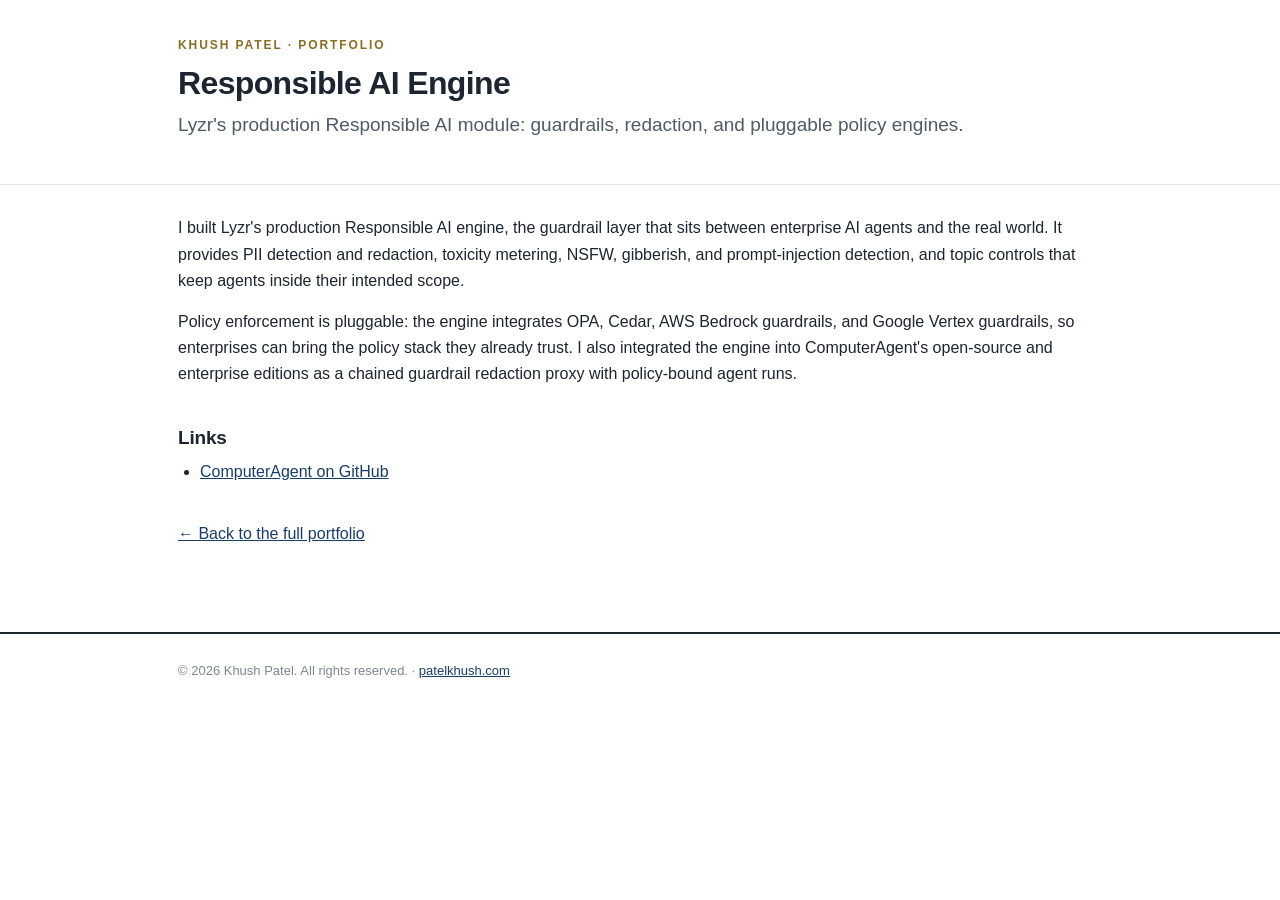
<file: responsible-ai-engine/index.html>
<!DOCTYPE html>
<html lang="en">
<head>
  <meta charset="UTF-8">
  <!-- Google Tag Manager -->
<script>(function(w,d,s,l,i){w[l]=w[l]||[];w[l].push({'gtm.start':
new Date().getTime(),event:'gtm.js'});var f=d.getElementsByTagName(s)[0],
j=d.createElement(s),dl=l!='dataLayer'?'&l='+l:'';j.async=true;j.src=
'https://www.googletagmanager.com/gtm.js?id='+i+dl;f.parentNode.insertBefore(j,f);
})(window,document,'script','dataLayer','GTM-KSL8TTNW');</script>
<!-- End Google Tag Manager -->
  <meta name="viewport" content="width=device-width, initial-scale=1.0">
  <title>Responsible AI Engine | Khush Patel</title>
  <meta name="description" content="Lyzr&#x27;s production Responsible AI module: guardrails, redaction, and pluggable policy engines. By Khush Patel, Founding Architect at Lyzr AI.">
  <link rel="canonical" href="https://patelkhush.com/responsible-ai-engine/">
  <meta property="og:type" content="article">
  <meta property="og:title" content="Responsible AI Engine | Khush Patel">
  <meta property="og:description" content="Lyzr&#x27;s production Responsible AI module: guardrails, redaction, and pluggable policy engines.">
  <meta property="og:url" content="https://patelkhush.com/responsible-ai-engine/">
  <meta property="og:image" content="https://patelkhush.com/images/khush-patel-portrait.jpg">
  <meta name="twitter:card" content="summary">
  <link rel="icon" href="/favicon.svg" type="image/svg+xml">
  <link rel="icon" href="/favicon-32.png" sizes="32x32" type="image/png">
  <link rel="apple-touch-icon" href="/apple-touch-icon.png">
  <link rel="stylesheet" href="../style.css">
  <script type="application/ld+json">
  {
  "@context": "https://schema.org",
  "@type": "WebPage",
  "name": "Responsible AI Engine",
  "url": "https://patelkhush.com/responsible-ai-engine/",
  "description": "Lyzr's production Responsible AI module: guardrails, redaction, and pluggable policy engines.",
  "author": {
    "@type": "Person",
    "name": "Khush Patel",
    "url": "https://patelkhush.com/",
    "jobTitle": "Founding Architect at Lyzr AI"
  }
}
  </script>
</head>
<body>
<!-- Google Tag Manager (noscript) -->
<noscript><iframe src="https://www.googletagmanager.com/ns.html?id=GTM-KSL8TTNW"
height="0" width="0" style="display:none;visibility:hidden"></iframe></noscript>
<!-- End Google Tag Manager (noscript) -->

<header class="hero" style="padding:36px 0 30px">
  <div class="wrap">
    <p class="kicker"><a href="../" style="text-decoration:none;color:inherit">Khush Patel &middot; Portfolio</a></p>
    <h1 style="font-size:32px">Responsible AI Engine</h1>
    <p class="role">Lyzr's production Responsible AI module: guardrails, redaction, and pluggable policy engines.</p>
  </div>
</header>

<main>
  <section class="doc" style="padding-top:30px">
    <div class="wrap">
<p>I built Lyzr's production Responsible AI engine, the guardrail layer that sits between enterprise AI agents and the real world. It provides PII detection and redaction, toxicity metering, NSFW, gibberish, and prompt-injection detection, and topic controls that keep agents inside their intended scope.</p>
<p>Policy enforcement is pluggable: the engine integrates OPA, Cedar, AWS Bedrock guardrails, and Google Vertex guardrails, so enterprises can bring the policy stack they already trust. I also integrated the engine into ComputerAgent's open-source and enterprise editions as a chained guardrail redaction proxy with policy-bound agent runs.</p>
    <h2 class="sec" style="font-size:19px;margin-top:34px">Links</h2>
    <ul class="std">
      <li><a href="https://github.com/open-gitagent/ComputerAgent">ComputerAgent on GitHub</a></li>
    </ul>
      <p style="margin-top:36px"><a href="../">&larr; Back to the full portfolio</a></p>
    </div>
  </section>
</main>

<footer>
  <div class="wrap">
    <p>&copy; 2026 Khush Patel. All rights reserved. &middot; <a href="../">patelkhush.com</a></p>
  </div>
</footer>

</body>
</html>
</file>
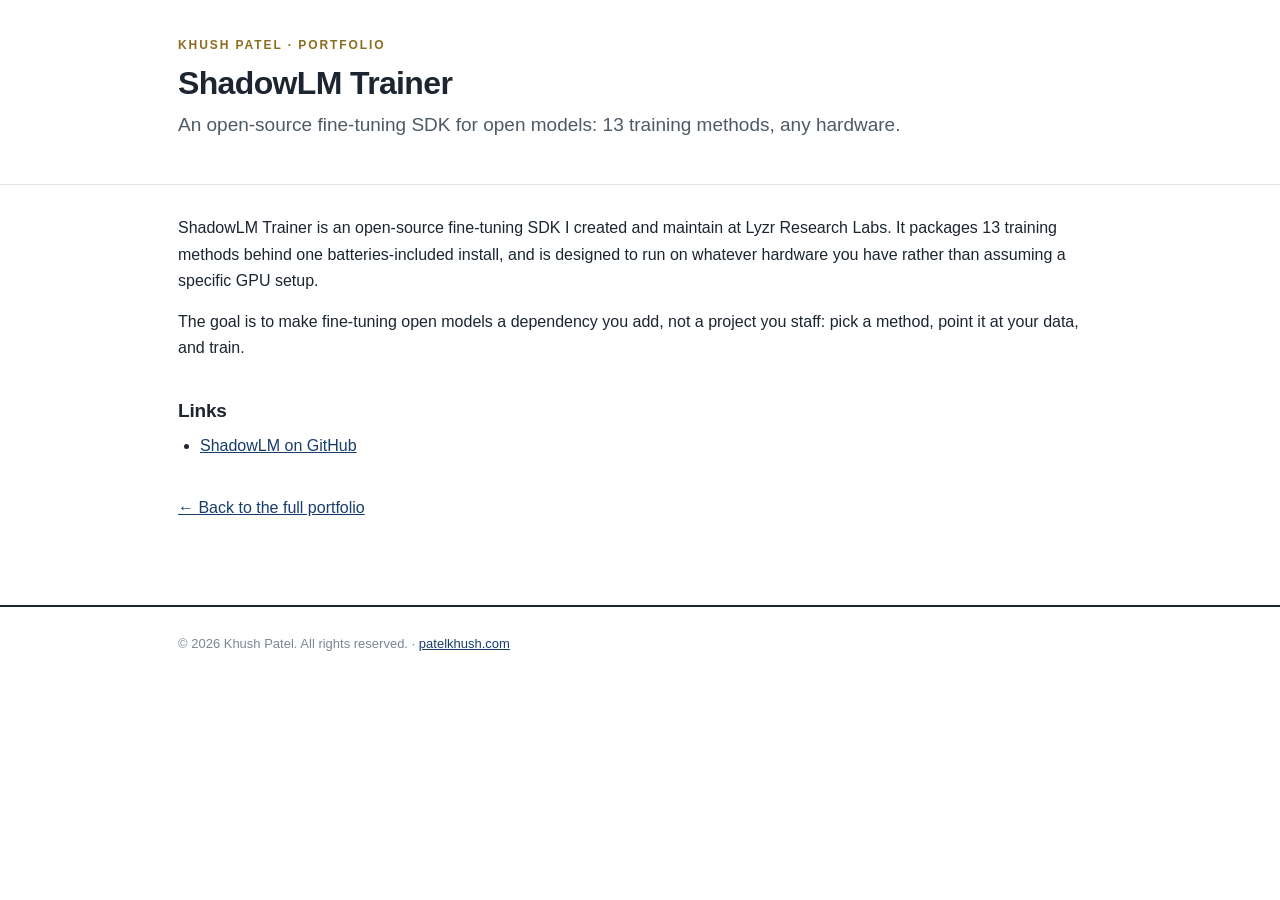
<file: shadowlm/index.html>
<!DOCTYPE html>
<html lang="en">
<head>
  <meta charset="UTF-8">
  <!-- Google Tag Manager -->
<script>(function(w,d,s,l,i){w[l]=w[l]||[];w[l].push({'gtm.start':
new Date().getTime(),event:'gtm.js'});var f=d.getElementsByTagName(s)[0],
j=d.createElement(s),dl=l!='dataLayer'?'&l='+l:'';j.async=true;j.src=
'https://www.googletagmanager.com/gtm.js?id='+i+dl;f.parentNode.insertBefore(j,f);
})(window,document,'script','dataLayer','GTM-KSL8TTNW');</script>
<!-- End Google Tag Manager -->
  <meta name="viewport" content="width=device-width, initial-scale=1.0">
  <title>ShadowLM Trainer | Khush Patel</title>
  <meta name="description" content="An open-source fine-tuning SDK for open models: 13 training methods, any hardware. By Khush Patel, Founding Architect at Lyzr AI.">
  <link rel="canonical" href="https://patelkhush.com/shadowlm/">
  <meta property="og:type" content="article">
  <meta property="og:title" content="ShadowLM Trainer | Khush Patel">
  <meta property="og:description" content="An open-source fine-tuning SDK for open models: 13 training methods, any hardware.">
  <meta property="og:url" content="https://patelkhush.com/shadowlm/">
  <meta property="og:image" content="https://patelkhush.com/images/khush-patel-portrait.jpg">
  <meta name="twitter:card" content="summary">
  <link rel="icon" href="/favicon.svg" type="image/svg+xml">
  <link rel="icon" href="/favicon-32.png" sizes="32x32" type="image/png">
  <link rel="apple-touch-icon" href="/apple-touch-icon.png">
  <link rel="stylesheet" href="../style.css">
  <script type="application/ld+json">
  {
  "@context": "https://schema.org",
  "@type": "WebPage",
  "name": "ShadowLM Trainer",
  "url": "https://patelkhush.com/shadowlm/",
  "description": "An open-source fine-tuning SDK for open models: 13 training methods, any hardware.",
  "author": {
    "@type": "Person",
    "name": "Khush Patel",
    "url": "https://patelkhush.com/",
    "jobTitle": "Founding Architect at Lyzr AI"
  }
}
  </script>
</head>
<body>
<!-- Google Tag Manager (noscript) -->
<noscript><iframe src="https://www.googletagmanager.com/ns.html?id=GTM-KSL8TTNW"
height="0" width="0" style="display:none;visibility:hidden"></iframe></noscript>
<!-- End Google Tag Manager (noscript) -->

<header class="hero" style="padding:36px 0 30px">
  <div class="wrap">
    <p class="kicker"><a href="../" style="text-decoration:none;color:inherit">Khush Patel &middot; Portfolio</a></p>
    <h1 style="font-size:32px">ShadowLM Trainer</h1>
    <p class="role">An open-source fine-tuning SDK for open models: 13 training methods, any hardware.</p>
  </div>
</header>

<main>
  <section class="doc" style="padding-top:30px">
    <div class="wrap">
<p>ShadowLM Trainer is an open-source fine-tuning SDK I created and maintain at Lyzr Research Labs. It packages 13 training methods behind one batteries-included install, and is designed to run on whatever hardware you have rather than assuming a specific GPU setup.</p>
<p>The goal is to make fine-tuning open models a dependency you add, not a project you staff: pick a method, point it at your data, and train.</p>
    <h2 class="sec" style="font-size:19px;margin-top:34px">Links</h2>
    <ul class="std">
      <li><a href="https://github.com/open-gitagent/shadowLM">ShadowLM on GitHub</a></li>
    </ul>
      <p style="margin-top:36px"><a href="../">&larr; Back to the full portfolio</a></p>
    </div>
  </section>
</main>

<footer>
  <div class="wrap">
    <p>&copy; 2026 Khush Patel. All rights reserved. &middot; <a href="../">patelkhush.com</a></p>
  </div>
</footer>

</body>
</html>
</file>
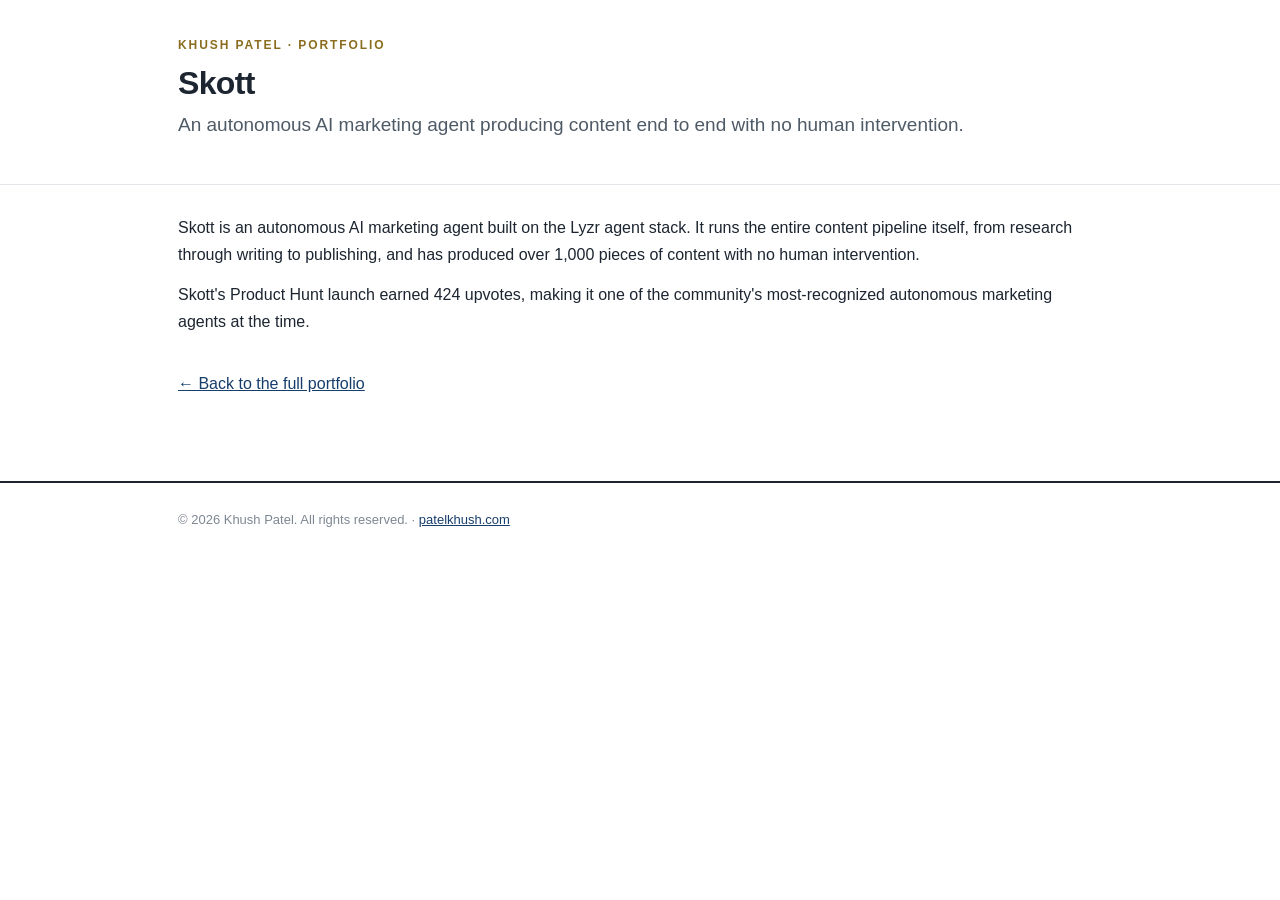
<file: skott/index.html>
<!DOCTYPE html>
<html lang="en">
<head>
  <meta charset="UTF-8">
  <!-- Google Tag Manager -->
<script>(function(w,d,s,l,i){w[l]=w[l]||[];w[l].push({'gtm.start':
new Date().getTime(),event:'gtm.js'});var f=d.getElementsByTagName(s)[0],
j=d.createElement(s),dl=l!='dataLayer'?'&l='+l:'';j.async=true;j.src=
'https://www.googletagmanager.com/gtm.js?id='+i+dl;f.parentNode.insertBefore(j,f);
})(window,document,'script','dataLayer','GTM-KSL8TTNW');</script>
<!-- End Google Tag Manager -->
  <meta name="viewport" content="width=device-width, initial-scale=1.0">
  <title>Skott | Khush Patel</title>
  <meta name="description" content="An autonomous AI marketing agent producing content end to end with no human intervention. By Khush Patel, Founding Architect at Lyzr AI.">
  <link rel="canonical" href="https://patelkhush.com/skott/">
  <meta property="og:type" content="article">
  <meta property="og:title" content="Skott | Khush Patel">
  <meta property="og:description" content="An autonomous AI marketing agent producing content end to end with no human intervention.">
  <meta property="og:url" content="https://patelkhush.com/skott/">
  <meta property="og:image" content="https://patelkhush.com/images/khush-patel-portrait.jpg">
  <meta name="twitter:card" content="summary">
  <link rel="icon" href="/favicon.svg" type="image/svg+xml">
  <link rel="icon" href="/favicon-32.png" sizes="32x32" type="image/png">
  <link rel="apple-touch-icon" href="/apple-touch-icon.png">
  <link rel="stylesheet" href="../style.css">
  <script type="application/ld+json">
  {
  "@context": "https://schema.org",
  "@type": "WebPage",
  "name": "Skott",
  "url": "https://patelkhush.com/skott/",
  "description": "An autonomous AI marketing agent producing content end to end with no human intervention.",
  "author": {
    "@type": "Person",
    "name": "Khush Patel",
    "url": "https://patelkhush.com/",
    "jobTitle": "Founding Architect at Lyzr AI"
  }
}
  </script>
</head>
<body>
<!-- Google Tag Manager (noscript) -->
<noscript><iframe src="https://www.googletagmanager.com/ns.html?id=GTM-KSL8TTNW"
height="0" width="0" style="display:none;visibility:hidden"></iframe></noscript>
<!-- End Google Tag Manager (noscript) -->

<header class="hero" style="padding:36px 0 30px">
  <div class="wrap">
    <p class="kicker"><a href="../" style="text-decoration:none;color:inherit">Khush Patel &middot; Portfolio</a></p>
    <h1 style="font-size:32px">Skott</h1>
    <p class="role">An autonomous AI marketing agent producing content end to end with no human intervention.</p>
  </div>
</header>

<main>
  <section class="doc" style="padding-top:30px">
    <div class="wrap">
<p>Skott is an autonomous AI marketing agent built on the Lyzr agent stack. It runs the entire content pipeline itself, from research through writing to publishing, and has produced over 1,000 pieces of content with no human intervention.</p>
<p>Skott's Product Hunt launch earned 424 upvotes, making it one of the community's most-recognized autonomous marketing agents at the time.</p>
      <p style="margin-top:36px"><a href="../">&larr; Back to the full portfolio</a></p>
    </div>
  </section>
</main>

<footer>
  <div class="wrap">
    <p>&copy; 2026 Khush Patel. All rights reserved. &middot; <a href="../">patelkhush.com</a></p>
  </div>
</footer>

</body>
</html>
</file>
<file: style.css>
:root{
  --ink:#1c2530;
  --gray:#4e5a66;
  --light:#7d8792;
  --rule:#e2e6ea;
  --navy:#173d6b;
  --navy-soft:#eef3f9;
  --gold:#8a6d1f;
  --bg:#ffffff;
  --photo:#edf0f3;
}
*{margin:0;padding:0;box-sizing:border-box}
html{scroll-behavior:smooth}
section[id],div[id]{scroll-margin-top:20px}
body{
  font-family:-apple-system,BlinkMacSystemFont,"Segoe UI",Helvetica,Arial,sans-serif;
  color:var(--ink);background:var(--bg);
  font-size:16px;line-height:1.65;
  -webkit-font-smoothing:antialiased;
}
a{color:var(--navy)}
img{display:block;max-width:100%}
.wrap{max-width:980px;margin:0 auto;padding:0 28px}

/* ============ HEADER ============ */
.hero{padding:56px 0 44px;border-bottom:1px solid var(--rule)}
.hero-grid{display:flex;gap:40px;align-items:center}
.portrait{
  flex:0 0 190px;width:190px;height:230px;
  border-radius:10px;overflow:hidden;background:var(--photo);
  border:1px solid var(--rule);
}
.portrait img{width:100%;height:185%;object-fit:cover;object-position:top}
.kicker{font-size:12px;letter-spacing:.16em;text-transform:uppercase;color:var(--gold);font-weight:700;margin-bottom:10px}
h1{font-size:42px;font-weight:800;letter-spacing:-.02em;line-height:1.1}
.role{font-size:19px;color:var(--gray);margin-top:8px}
.loveline{font-size:17px;color:var(--ink);margin-top:14px}
.summary{font-size:15px;color:var(--gray);margin-top:10px;max-width:60ch}
.contact-line{font-size:14px;color:var(--light);margin-top:18px}
.contact-line a{text-decoration:none}
.contact-line a:hover{text-decoration:underline}
.contact-line span{margin:0 6px;color:var(--rule)}
@media(max-width:700px){
  .hero-grid{flex-direction:column;align-items:flex-start}
  h1{font-size:34px}
}

/* ============ CRITERIA INDEX ============ */
.index{background:var(--navy-soft);border-bottom:1px solid var(--rule)}
.index .wrap{padding-top:30px;padding-bottom:34px}
.index h2{font-size:13px;letter-spacing:.14em;text-transform:uppercase;color:var(--navy);margin-bottom:18px}
.index-grid{display:grid;grid-template-columns:repeat(4,1fr);gap:12px}
.index a{
  background:#fff;border:1px solid var(--rule);border-radius:8px;
  padding:14px 16px;text-decoration:none;display:block;
  transition:border-color .12s, transform .12s;
}
.index a:hover{border-color:var(--navy);transform:translateY(-1px)}
.index .num{font-size:11px;color:var(--light);letter-spacing:.1em}
.index .lbl{display:block;font-weight:600;font-size:14px;color:var(--ink);margin-top:2px}
.index .cnt{display:block;font-size:12.5px;color:var(--navy);margin-top:4px}
@media(max-width:860px){.index-grid{grid-template-columns:repeat(2,1fr)}}

/* ============ GALLERY ============ */
.gallery{padding:52px 0 8px}
h2.sec{
  font-size:24px;font-weight:800;letter-spacing:-.01em;
  display:flex;align-items:baseline;gap:14px;margin-bottom:6px;
}
h2.sec .no{font-size:13px;color:var(--light);font-weight:600;letter-spacing:.1em}
.sec-note{color:var(--gray);font-size:15px;margin-bottom:28px;max-width:70ch}

.g-cat{margin-bottom:40px}
.g-cat-head{display:flex;align-items:center;gap:12px;margin-bottom:16px}
.g-cat-head h3{font-size:16px;font-weight:700}
.g-cat-head .line{flex:1;height:1px;background:var(--rule)}
.g-cat-head .count{font-size:12.5px;color:var(--light)}
.g-row{display:grid;grid-template-columns:repeat(3,1fr);gap:20px;align-items:start}
@media(max-width:760px){.g-row{grid-template-columns:1fr 1fr}}
@media(max-width:520px){.g-row{grid-template-columns:1fr}}

figure.ph{border:1px solid var(--rule);border-radius:10px;overflow:hidden;background:#fff}
figure.ph .imgbox{background:var(--photo)}
figure.ph .imgbox img{width:100%;height:auto}
figure.ph figcaption{padding:12px 14px;border-top:1px solid var(--rule)}
figure.ph .cap{font-size:13.5px;font-weight:600;line-height:1.45}
figure.ph .meta{font-size:12px;color:var(--light);margin-top:3px}
figure.ph .meta a{font-size:12px}
figure.ph.wide{grid-column:span 2}
@media(max-width:520px){figure.ph.wide{grid-column:span 1}}

/* ============ SECTIONS ============ */
section.doc{padding:48px 0 6px}
section.doc + section.doc{border-top:1px solid var(--rule);margin-top:34px}
.crit-tag{
  display:inline-block;font-size:11.5px;letter-spacing:.08em;text-transform:uppercase;
  color:var(--navy);background:var(--navy-soft);border:1px solid #d5e2f0;
  border-radius:20px;padding:4px 14px;margin-bottom:16px;font-weight:600;
}
.entry{padding:16px 0;border-bottom:1px solid var(--rule)}
.entry:last-of-type{border-bottom:none}
.entry .top{display:flex;justify-content:space-between;gap:16px;flex-wrap:wrap}
.entry .title{font-weight:700;font-size:16.5px}
.entry .date{font-size:13px;color:var(--light);white-space:nowrap;padding-top:2px}
.entry .org{color:var(--gray);font-size:14.5px;font-style:italic}
.entry .desc{margin-top:6px;color:var(--gray);font-size:14.5px}
.entry .src{font-size:13px;margin-top:6px}
p{margin-bottom:14px}
ul.std{margin:0 0 14px 22px}
ul.std li{margin-bottom:10px}

footer{border-top:2px solid var(--ink);margin-top:64px;padding:26px 0 56px}
footer p{font-size:13px;color:var(--light)}

@media print{
  .index a{border:1px solid var(--rule)}
  body{font-size:11.5pt}
  a{color:var(--ink);text-decoration:none}
  section.doc,.g-cat{break-inside:avoid-page}
  .index{background:#fff}
}
</file>
